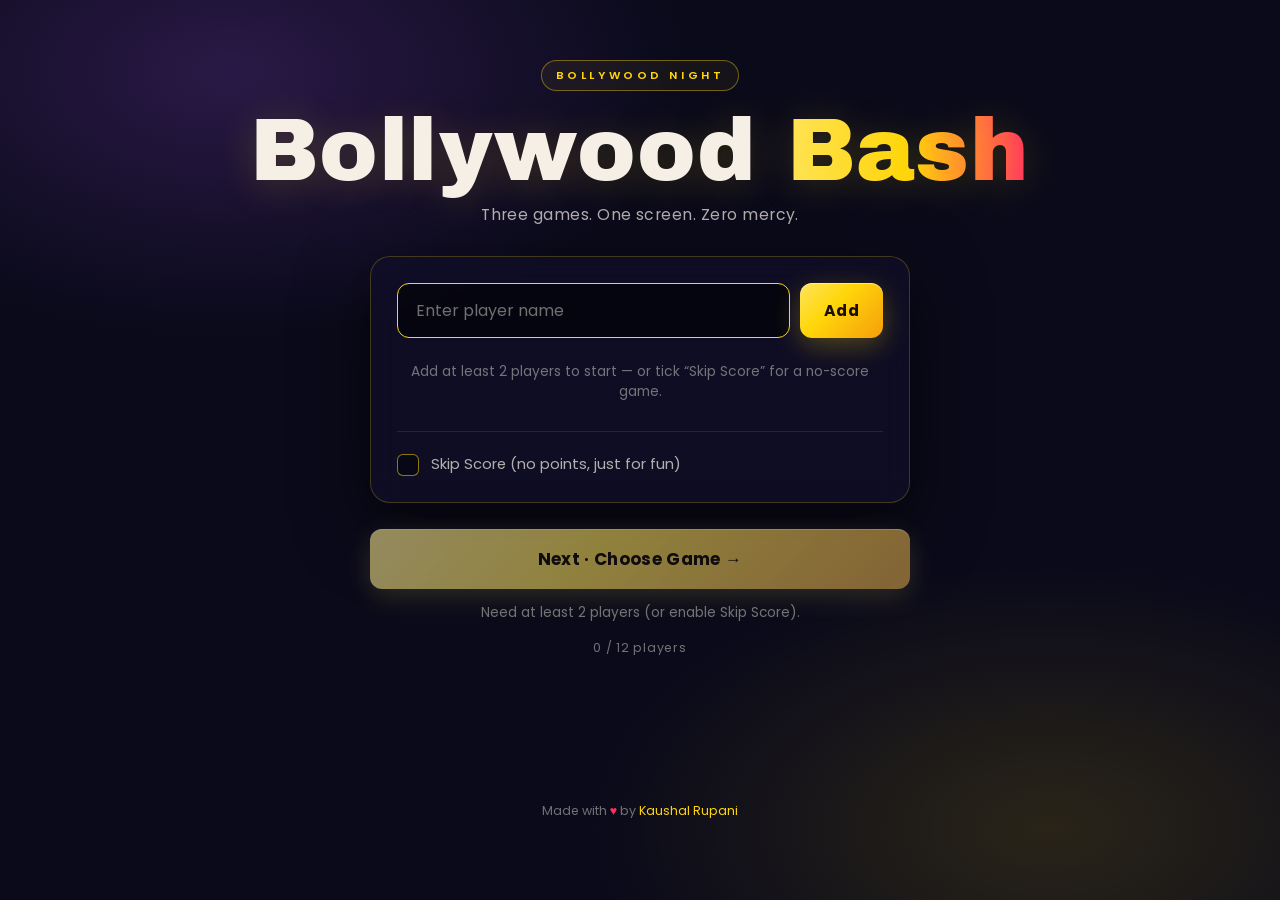
<file: index.html>
<!DOCTYPE html>
<html lang="en">

<head>
    <meta charset="UTF-8" />
    <meta name="viewport" content="width=device-width, initial-scale=1.0, viewport-fit=cover" />
    <meta name="theme-color" content="#0a0a1a" />
    <title>🎬 Bollywood Bash 🎬</title>
    <link rel="preconnect" href="https://fonts.googleapis.com" />
    <link rel="preconnect" href="https://fonts.gstatic.com" crossorigin />
    <link
        href="https://fonts.googleapis.com/css2?family=Archivo+Black&family=Rozha+One&family=Poppins:wght@400;500;600;700;800&display=swap"
        rel="stylesheet" />
    <link rel="stylesheet" href="styles/base.css" />
    <link rel="stylesheet" href="styles/app.css" />
</head>

<body>
    <div id="app"></div>
    <canvas id="confetti-canvas"></canvas>

    <script src="data/bollyflip.js"></script>
    <script src="data/bollytwist.js"></script>
    <script src="data/bollyjumble.js"></script>
    <script src="data/sample.js"></script>
    <script src="scripts/games.js"></script>
    <script src="scripts/app.js"></script>
</body>

</html>
</file>
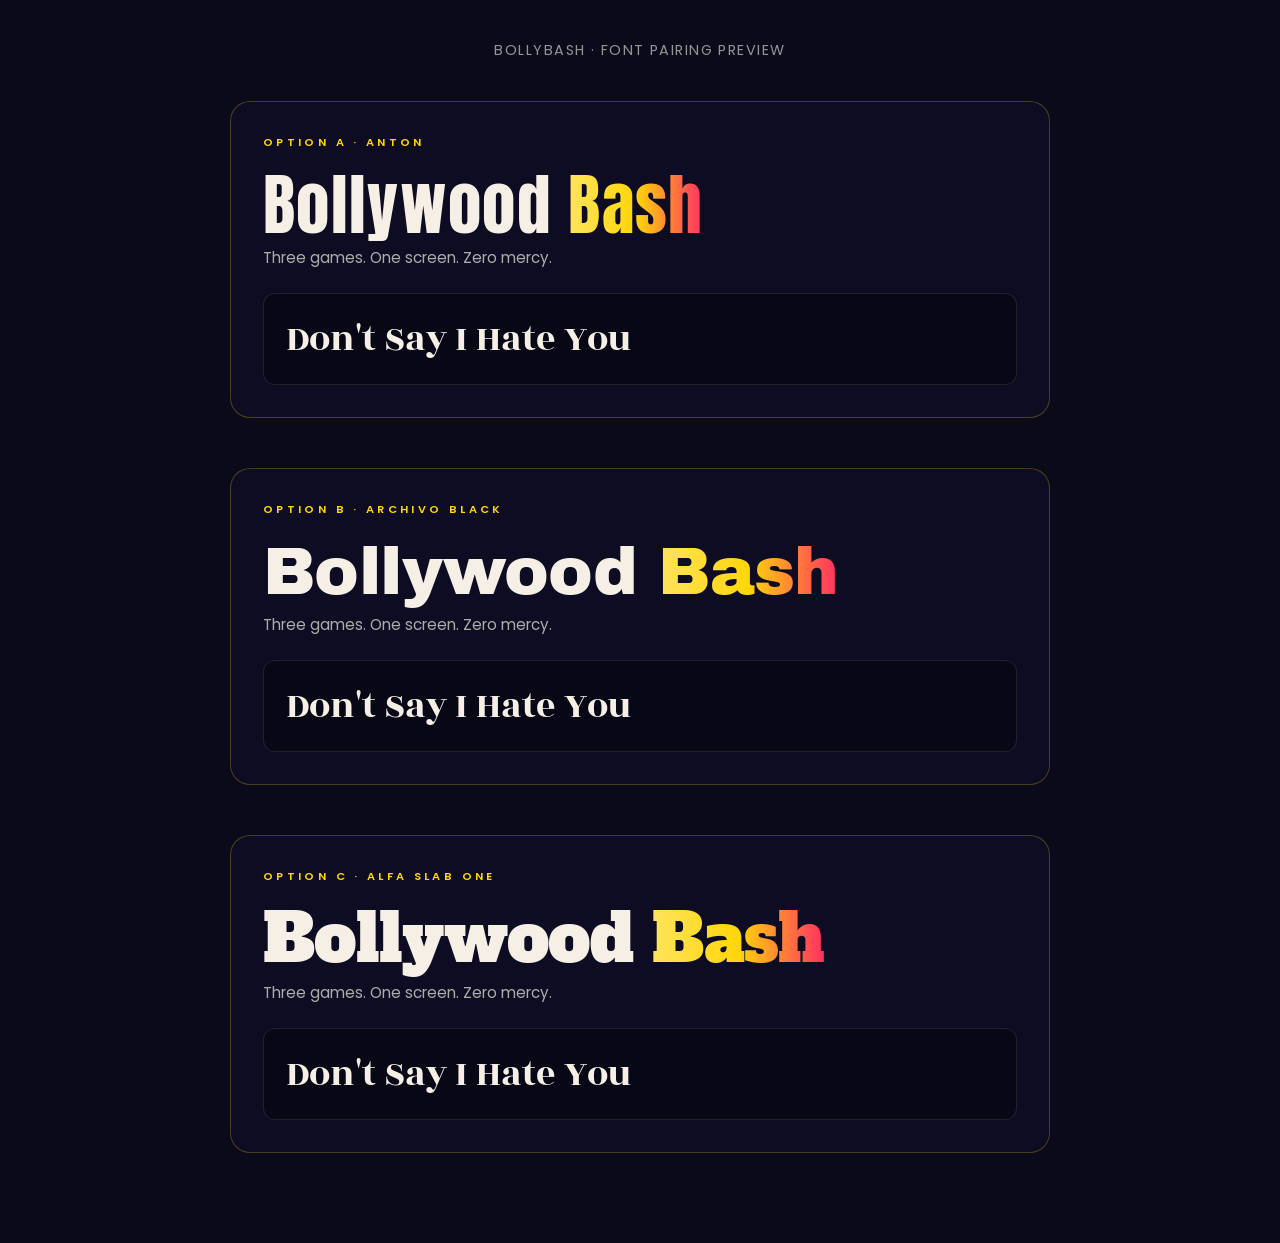
<file: fonts.html>
<!DOCTYPE html>
<html lang="en">
<head>
  <meta charset="UTF-8" />
  <meta name="viewport" content="width=device-width, initial-scale=1.0" />
  <title>Font Pairing — BollyBash</title>
  <link rel="preconnect" href="https://fonts.googleapis.com" />
  <link rel="preconnect" href="https://fonts.gstatic.com" crossorigin />
  <link href="https://fonts.googleapis.com/css2?family=Anton&family=Archivo+Black&family=Alfa+Slab+One&family=Rozha+One&family=Poppins:wght@400;600;700&display=swap" rel="stylesheet" />
  <style>
    * { box-sizing: border-box; margin: 0; padding: 0; }
    body {
      background: #0a0a1a;
      color: #f5efe6;
      font-family: 'Poppins', sans-serif;
      padding: 40px 20px;
    }

    .intro {
      text-align: center;
      margin-bottom: 40px;
      color: rgba(245,239,230,0.6);
      font-size: 0.9rem;
      letter-spacing: 0.1em;
      text-transform: uppercase;
    }

    .option {
      max-width: 820px;
      margin: 0 auto 50px;
      background: rgba(18,16,42,0.55);
      border: 1px solid rgba(255,214,10,0.25);
      border-radius: 20px;
      padding: 32px;
    }

    .option-label {
      font-size: 0.7rem;
      letter-spacing: 0.3em;
      text-transform: uppercase;
      color: #ffd60a;
      margin-bottom: 20px;
      font-weight: 600;
    }

    .display {
      font-size: clamp(2.6rem, 7vw, 4.2rem);
      line-height: 1;
      color: #f5efe6;
      letter-spacing: 0.02em;
      margin-bottom: 8px;
    }

    .display .accent {
      background: linear-gradient(90deg, #ffe45c, #ffd60a, #ff2e63);
      -webkit-background-clip: text;
      background-clip: text;
      color: transparent;
    }

    .body-sample {
      font-family: 'Poppins', sans-serif;
      font-size: 0.95rem;
      color: rgba(245,239,230,0.7);
      margin-bottom: 24px;
      font-weight: 400;
    }

    .clue-sample {
      font-family: 'Rozha One', serif;
      font-size: clamp(1.6rem, 4vw, 2.4rem);
      color: #f5efe6;
      padding: 18px 22px;
      background: rgba(0,0,0,0.35);
      border-radius: 12px;
      border: 1px solid rgba(245,239,230,0.1);
    }

    /* --- A --- */
    .display-a { font-family: 'Anton', sans-serif; font-weight: 400; }

    /* --- B --- */
    .display-b { font-family: 'Archivo Black', sans-serif; font-weight: 400; letter-spacing: -0.01em; }

    /* --- C --- */
    .display-c { font-family: 'Alfa Slab One', serif; font-weight: 400; letter-spacing: -0.01em; }
  </style>
</head>
<body>

  <p class="intro">BollyBash · Font Pairing Preview</p>

  <!-- A · Anton -->
  <div class="option">
    <div class="option-label">Option A · Anton</div>
    <div class="display display-a">Bollywood <span class="accent">Bash</span></div>
    <div class="body-sample">Three games. One screen. Zero mercy.</div>
    <div class="clue-sample">Don't Say I Hate You</div>
  </div>

  <!-- B · Archivo Black -->
  <div class="option">
    <div class="option-label">Option B · Archivo Black</div>
    <div class="display display-b">Bollywood <span class="accent">Bash</span></div>
    <div class="body-sample">Three games. One screen. Zero mercy.</div>
    <div class="clue-sample">Don't Say I Hate You</div>
  </div>

  <!-- C · Alfa Slab One -->
  <div class="option">
    <div class="option-label">Option C · Alfa Slab One</div>
    <div class="display display-c">Bollywood <span class="accent">Bash</span></div>
    <div class="body-sample">Three games. One screen. Zero mercy.</div>
    <div class="clue-sample">Don't Say I Hate You</div>
  </div>

</body>
</html>
</file>
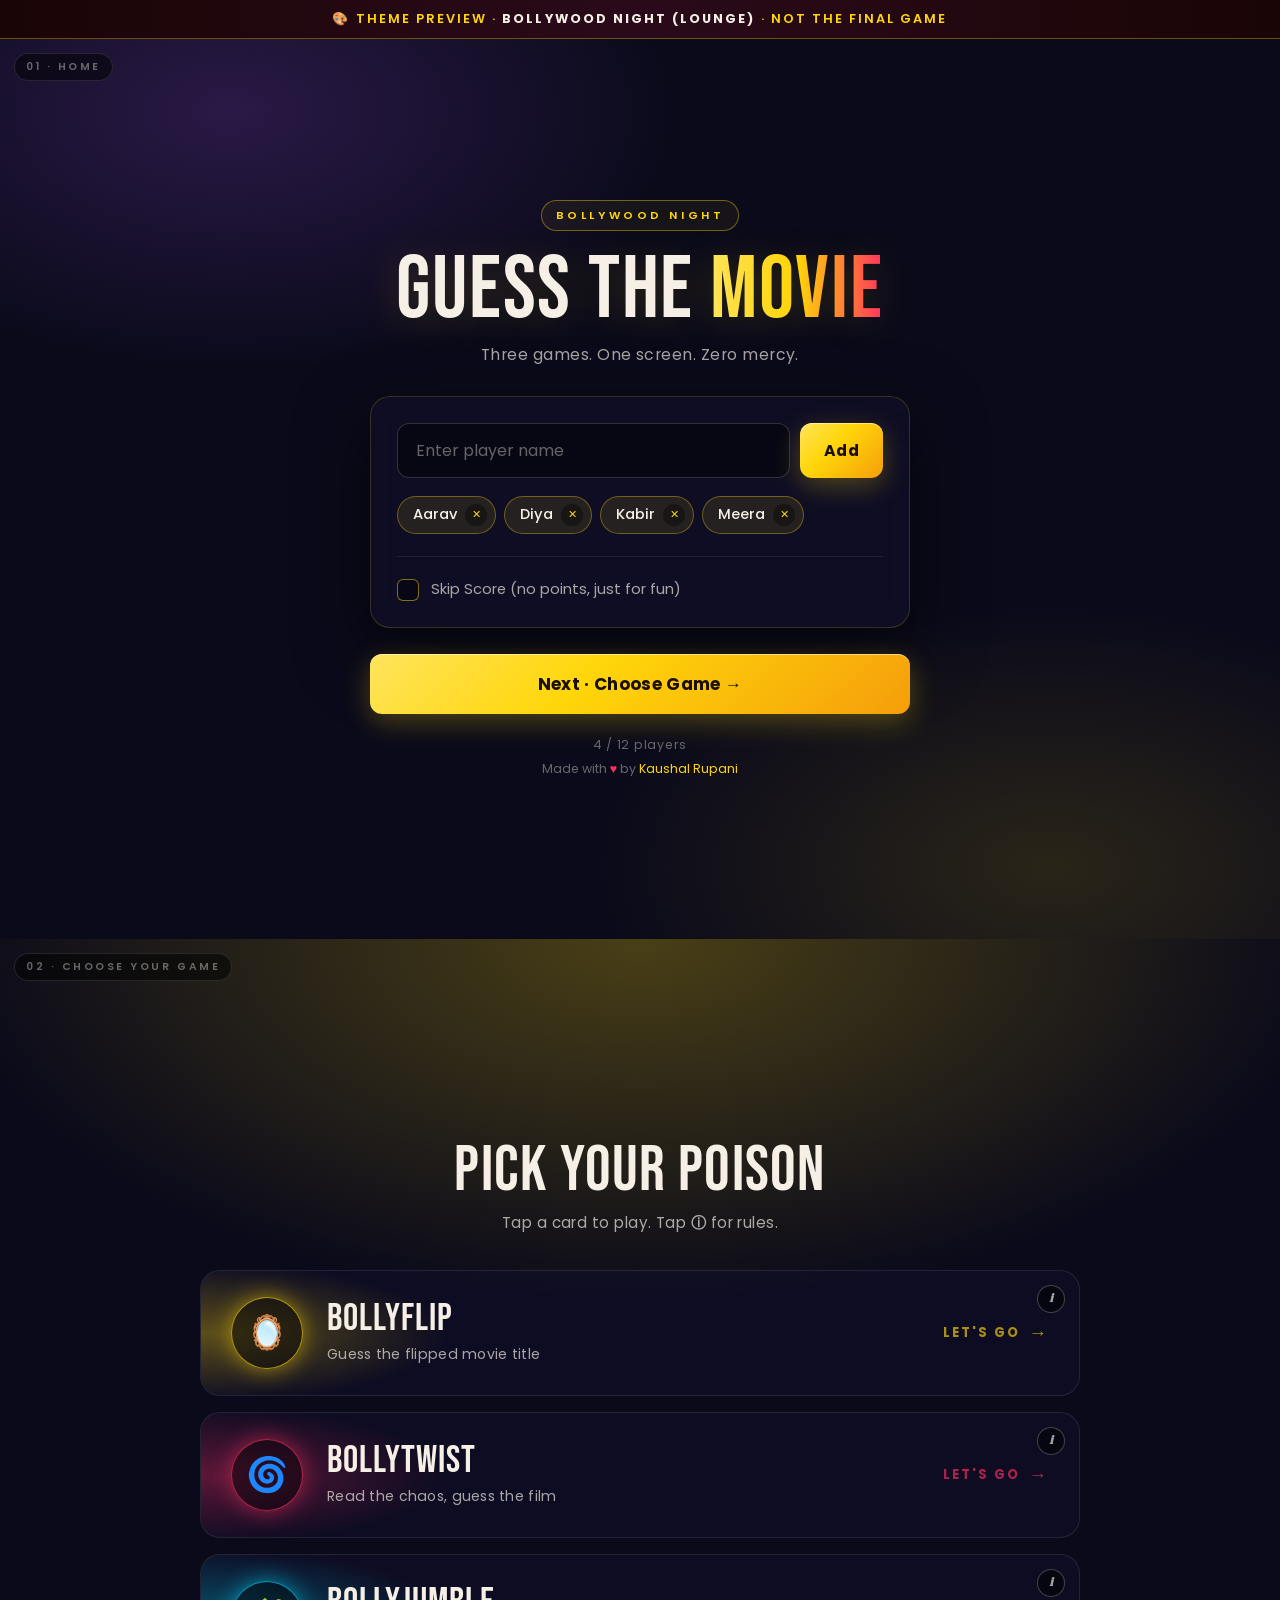
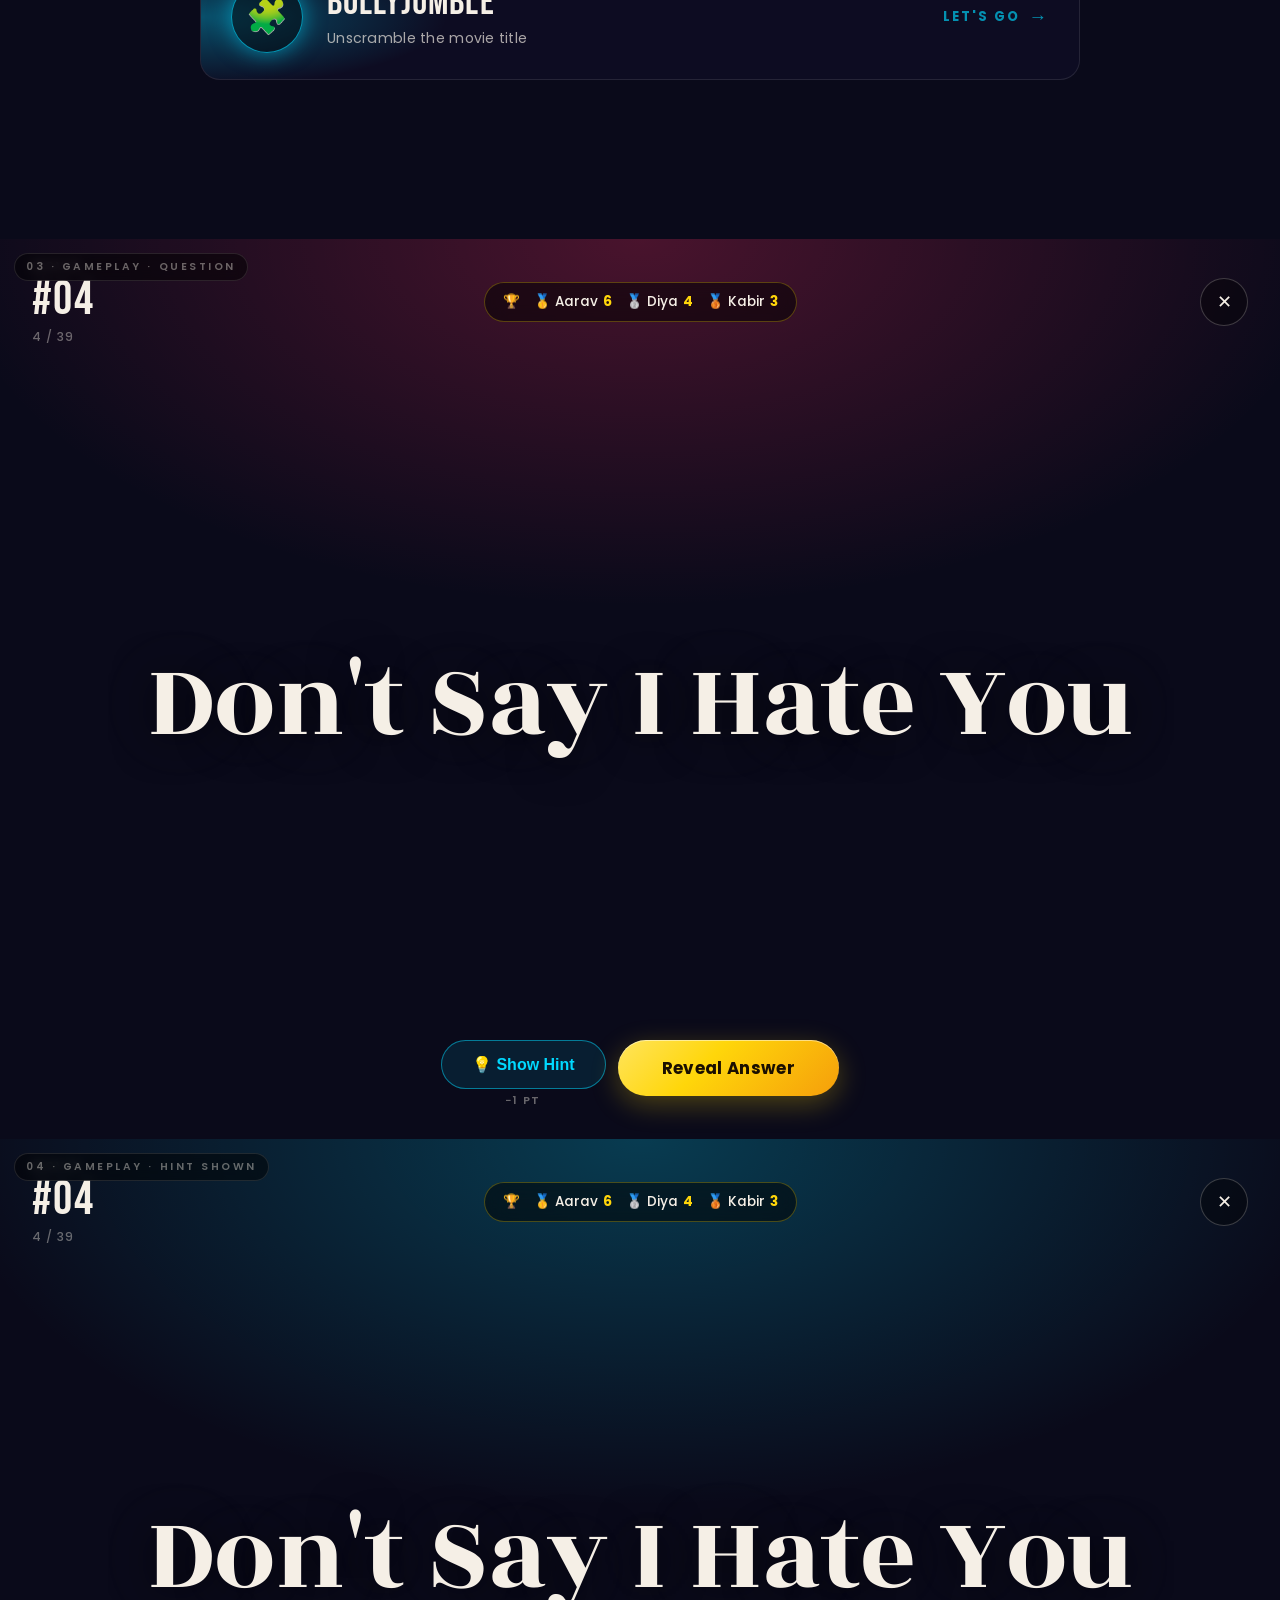
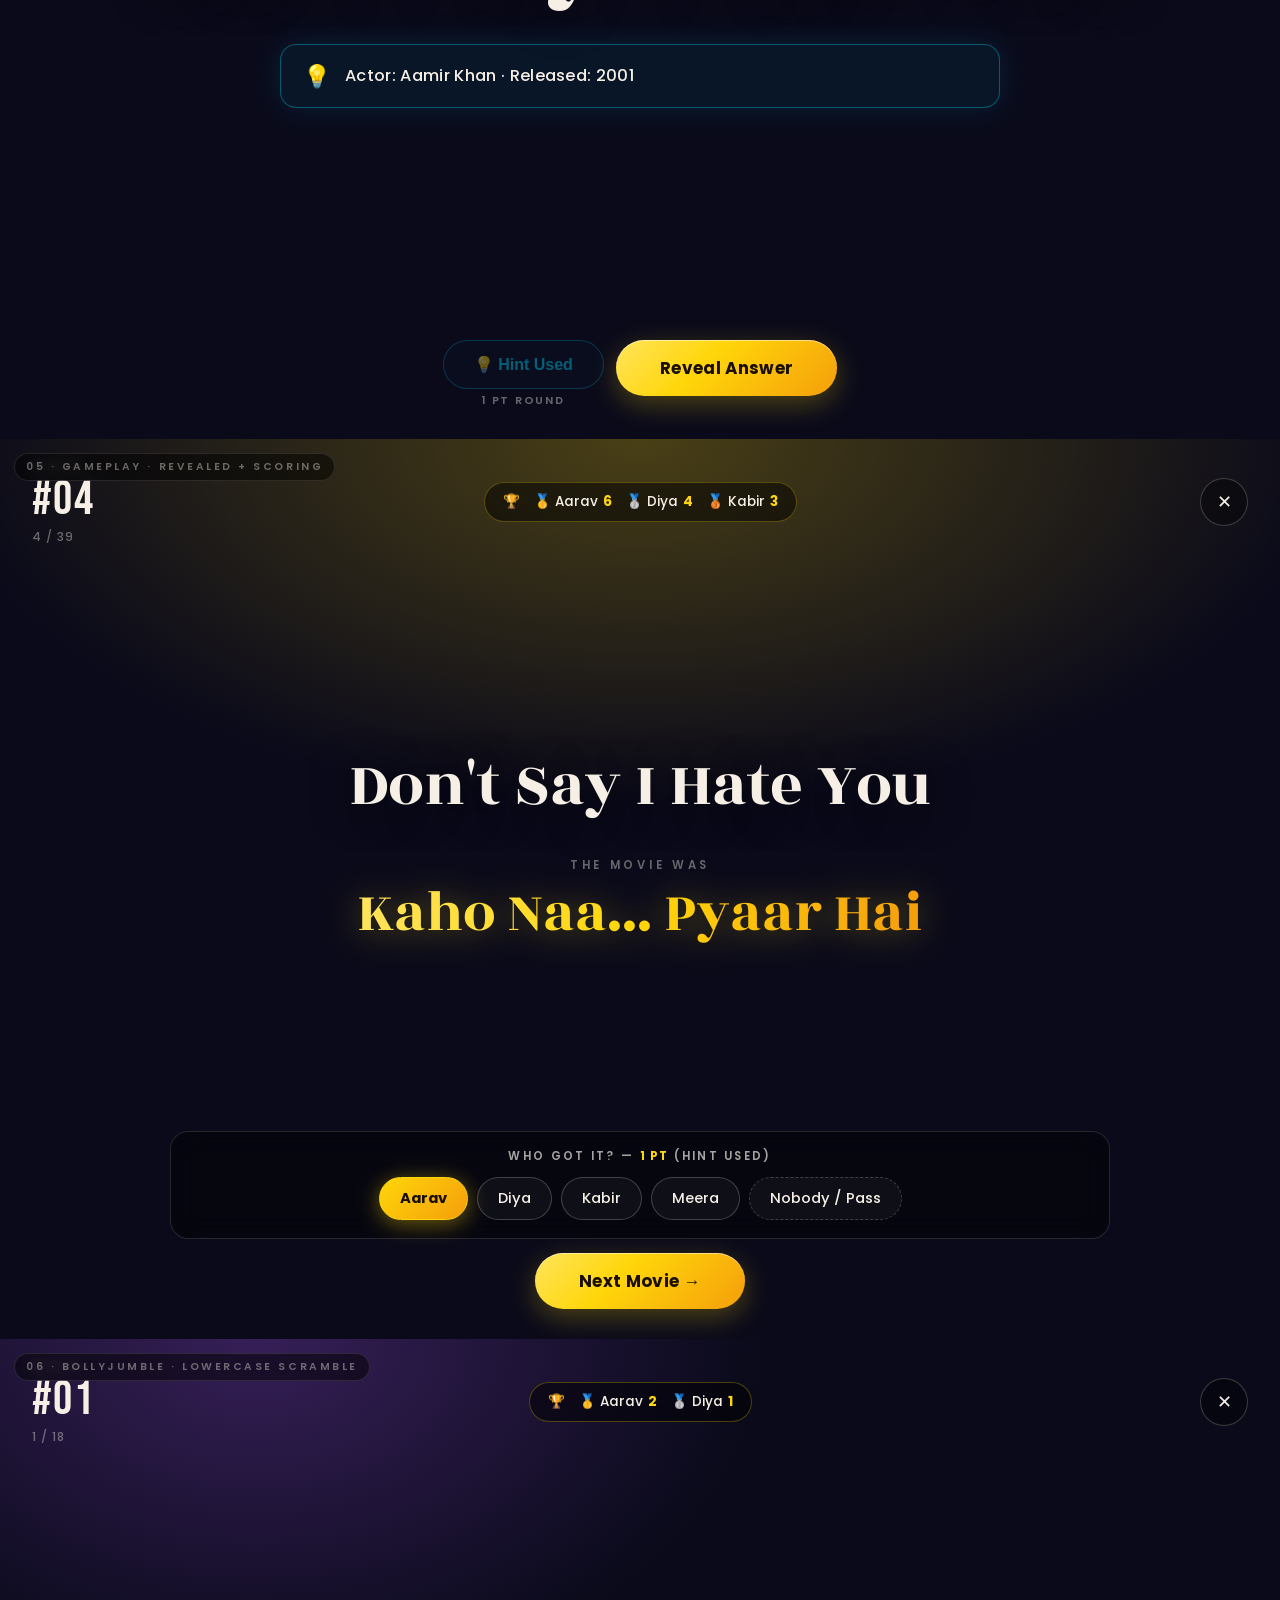
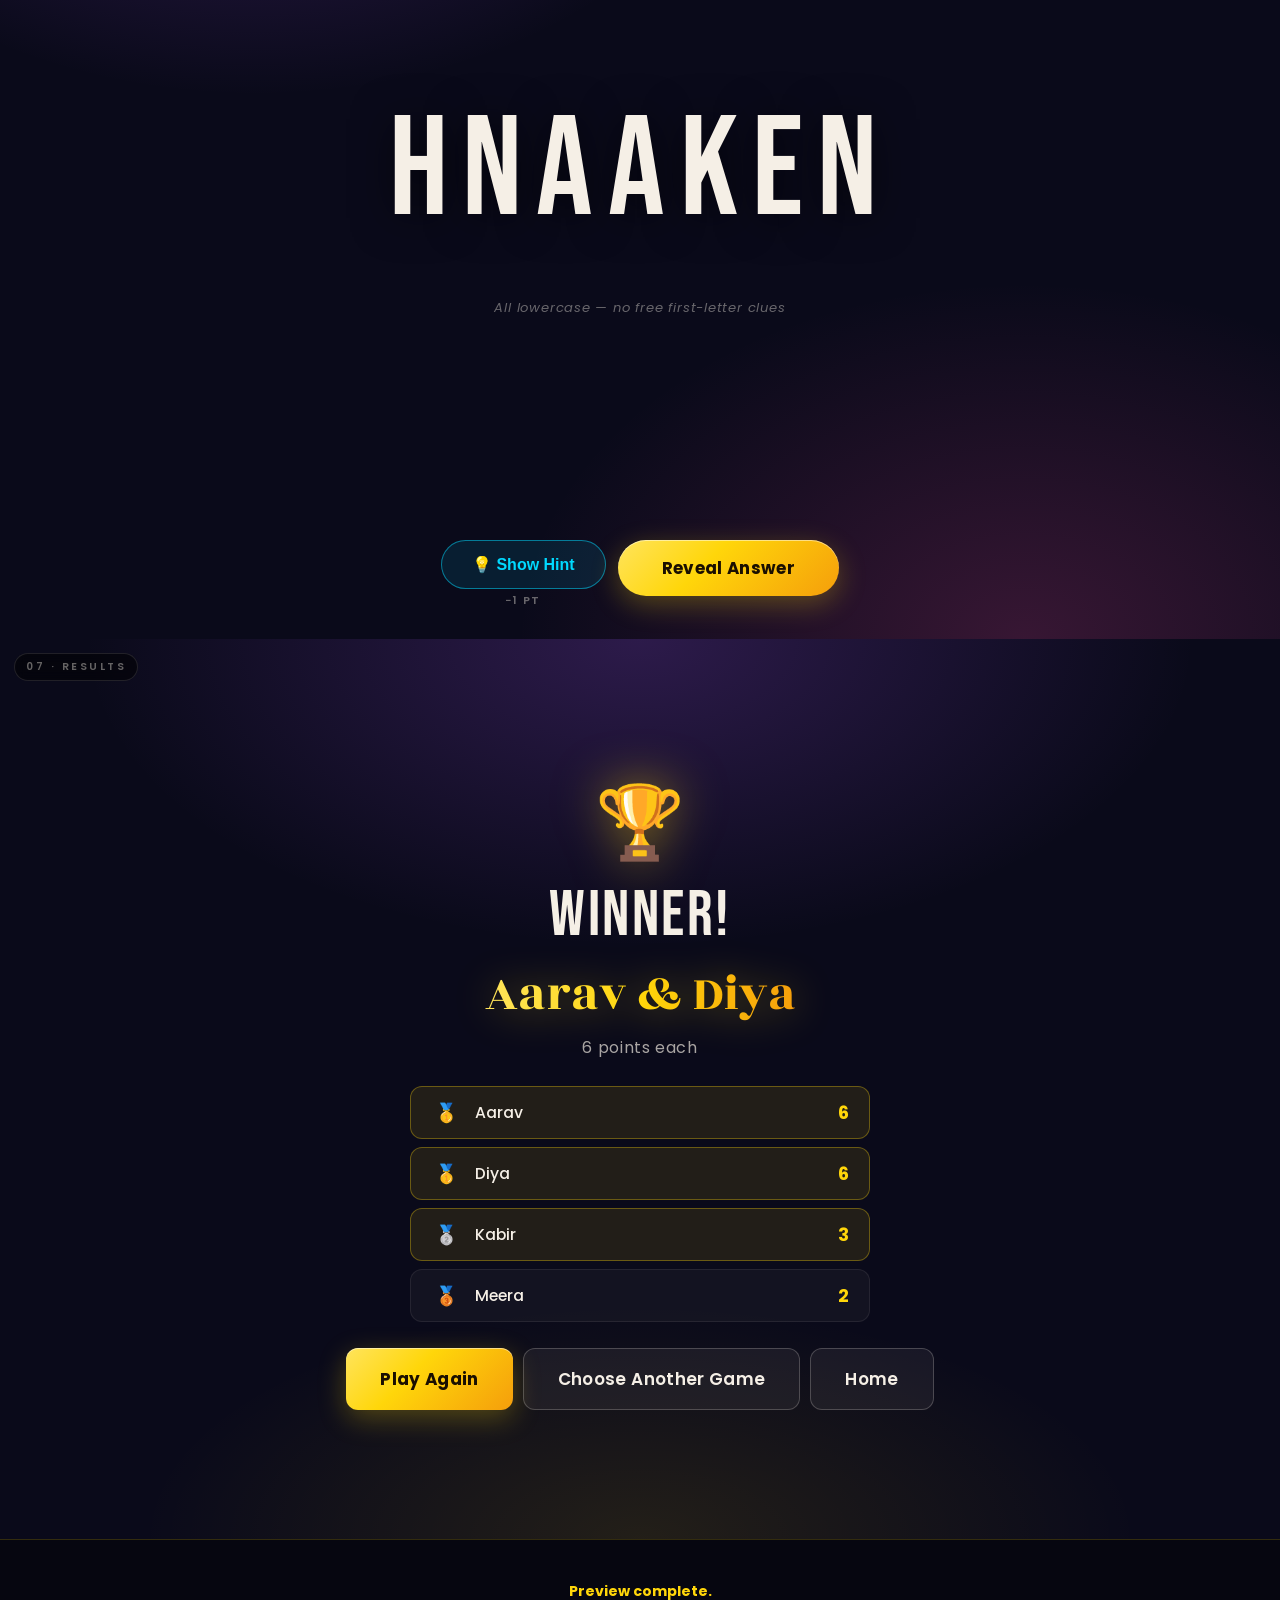
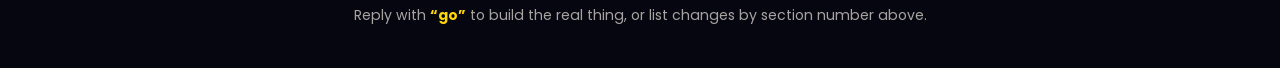
<file: preview.html>
<!DOCTYPE html>
<html lang="en">
<head>
  <meta charset="UTF-8" />
  <meta name="viewport" content="width=device-width, initial-scale=1.0" />
  <title>Bollywood Night — Theme Preview</title>
  <link rel="preconnect" href="https://fonts.googleapis.com" />
  <link rel="preconnect" href="https://fonts.gstatic.com" crossorigin />
  <link href="https://fonts.googleapis.com/css2?family=Bebas+Neue&family=Rozha+One&family=Poppins:wght@400;500;600;700;800&display=swap" rel="stylesheet" />
  <style>
    /* ============================================================
       BOLLYWOOD NIGHT (LOUNGE) — THEME PREVIEW
       ============================================================ */
    :root {
      --bg: #0a0a1a;
      --bg-2: #12102a;
      --cream: #f5efe6;
      --cream-dim: rgba(245, 239, 230, 0.68);
      --cream-faint: rgba(245, 239, 230, 0.40);
      --gold: #ffd60a;
      --gold-soft: rgba(255, 214, 10, 0.55);
      --pink: #ff2e63;
      --cyan: #00d9ff;
      --purple: #a855f7;
      --font-display: 'Bebas Neue', 'Anton', Impact, sans-serif;
      --font-bolly: 'Rozha One', Georgia, serif;
      --font-body: 'Poppins', -apple-system, BlinkMacSystemFont, sans-serif;
    }

    * { box-sizing: border-box; margin: 0; padding: 0; }

    html, body {
      background: var(--bg);
      color: var(--cream);
      font-family: var(--font-body);
      -webkit-font-smoothing: antialiased;
      scroll-behavior: smooth;
    }

    /* ---------- Preview banner ---------- */
    .preview-banner {
      position: sticky;
      top: 0;
      z-index: 1000;
      background: linear-gradient(90deg, #1a0505, #2a0a1a, #1a0505);
      border-bottom: 1px solid rgba(255, 214, 10, 0.35);
      color: var(--gold);
      font-size: 0.8rem;
      letter-spacing: 0.16em;
      text-transform: uppercase;
      padding: 10px 20px;
      text-align: center;
      font-weight: 600;
      backdrop-filter: blur(6px);
    }
    .preview-banner b { color: var(--cream); }

    /* ---------- Screen base ---------- */
    .screen {
      position: relative;
      min-height: 100vh;
      display: flex;
      flex-direction: column;
      overflow: hidden;
    }

    .screen-label {
      position: absolute;
      top: 14px;
      left: 14px;
      z-index: 10;
      font-family: var(--font-body);
      font-size: 0.66rem;
      letter-spacing: 0.24em;
      text-transform: uppercase;
      color: var(--cream-faint);
      background: rgba(0, 0, 0, 0.5);
      border: 1px solid rgba(245, 239, 230, 0.12);
      padding: 5px 11px;
      border-radius: 999px;
      font-weight: 600;
      backdrop-filter: blur(6px);
    }

    /* ---------- 6 backgrounds ---------- */
    .bg-0 {
      background:
        radial-gradient(ellipse 80% 60% at 50% 0%, rgba(255, 214, 10, 0.26), transparent 68%),
        #0a0a1a;
    }
    .bg-1 {
      background:
        radial-gradient(ellipse 80% 60% at 50% 0%, rgba(255, 46, 99, 0.26), transparent 68%),
        #0a0a1a;
    }
    .bg-2 {
      background:
        radial-gradient(ellipse 80% 60% at 50% 0%, rgba(0, 217, 255, 0.24), transparent 68%),
        #0a0a1a;
    }
    .bg-3 {
      background:
        radial-gradient(ellipse 60% 60% at 20% 0%, rgba(168, 85, 247, 0.28), transparent 66%),
        radial-gradient(ellipse 60% 60% at 80% 100%, rgba(236, 72, 153, 0.20), transparent 66%),
        #0a0a1a;
    }
    .bg-4 {
      background:
        radial-gradient(ellipse 70% 60% at 30% 0%, rgba(255, 214, 10, 0.22), transparent 66%),
        radial-gradient(ellipse 70% 60% at 70% 100%, rgba(255, 46, 99, 0.22), transparent 66%),
        #0a0a1a;
    }
    .bg-5 {
      background:
        radial-gradient(ellipse 70% 60% at 30% 0%, rgba(20, 184, 166, 0.22), transparent 66%),
        radial-gradient(ellipse 70% 60% at 70% 100%, rgba(0, 217, 255, 0.20), transparent 66%),
        #0a0a1a;
    }

    /* ============================================================
       BUTTONS
       ============================================================ */
    .btn {
      font-family: var(--font-body);
      font-weight: 600;
      border: none;
      border-radius: 12px;
      padding: 13px 24px;
      font-size: 0.98rem;
      cursor: pointer;
      transition: transform 0.15s, box-shadow 0.2s, background 0.2s;
      letter-spacing: 0.02em;
    }
    .btn:active { transform: scale(0.97); }

    .btn-primary {
      background: linear-gradient(135deg, #ffe45c, #ffd60a 40%, #f59e0b);
      color: #1a0f00;
      box-shadow: 0 8px 28px rgba(255, 214, 10, 0.28), inset 0 1px 0 rgba(255, 255, 255, 0.5);
      font-weight: 700;
    }
    .btn-primary:hover {
      box-shadow: 0 12px 36px rgba(255, 214, 10, 0.45), inset 0 1px 0 rgba(255, 255, 255, 0.5);
      transform: translateY(-1px);
    }

    .btn-ghost {
      background: rgba(245, 239, 230, 0.06);
      border: 1.5px solid rgba(245, 239, 230, 0.22);
      color: var(--cream);
    }
    .btn-ghost:hover {
      background: rgba(245, 239, 230, 0.12);
      border-color: rgba(245, 239, 230, 0.4);
    }

    .btn-large { padding: 17px 34px; font-size: 1.06rem; }

    /* ============================================================
       01 · HOME
       ============================================================ */
    .home-screen {
      background:
        radial-gradient(ellipse 55% 45% at 18% 8%, rgba(168, 85, 247, 0.20), transparent 65%),
        radial-gradient(ellipse 55% 45% at 82% 92%, rgba(255, 214, 10, 0.13), transparent 65%),
        radial-gradient(ellipse 80% 40% at 50% 50%, rgba(10, 10, 26, 0.9), transparent 80%),
        #0a0a1a;
      align-items: center;
      justify-content: center;
      padding: 60px 24px;
      gap: 0;
    }

    .home-header { text-align: center; margin-bottom: 30px; z-index: 1; }

    .home-eyebrow {
      display: inline-block;
      font-size: 0.7rem;
      letter-spacing: 0.32em;
      text-transform: uppercase;
      color: var(--gold);
      font-weight: 600;
      padding: 6px 14px;
      border: 1px solid rgba(255, 214, 10, 0.4);
      border-radius: 999px;
      margin-bottom: 18px;
      background: rgba(255, 214, 10, 0.05);
    }

    .title-xl {
      font-family: var(--font-display);
      font-weight: 400;
      font-size: clamp(3rem, 8vw, 5.5rem);
      line-height: 0.95;
      letter-spacing: 0.02em;
      color: var(--cream);
      text-shadow: 0 4px 40px rgba(255, 214, 10, 0.18);
    }
    .title-xl .accent {
      background: linear-gradient(90deg, #ffe45c, #ffd60a, #ff2e63);
      -webkit-background-clip: text;
      background-clip: text;
      color: transparent;
      display: inline-block;
    }

    .home-subtitle {
      color: var(--cream-dim);
      margin-top: 10px;
      font-size: 0.98rem;
      letter-spacing: 0.03em;
      font-weight: 400;
    }

    .card-glass {
      width: 100%;
      max-width: 540px;
      background: rgba(18, 16, 42, 0.6);
      border: 1px solid rgba(255, 214, 10, 0.18);
      border-radius: 20px;
      padding: 26px;
      backdrop-filter: blur(14px);
      -webkit-backdrop-filter: blur(14px);
      box-shadow: 0 24px 70px rgba(0, 0, 0, 0.55);
      z-index: 1;
    }

    .input-row { display: flex; gap: 10px; }

    .name-input {
      flex: 1;
      background: rgba(0, 0, 0, 0.42);
      border: 1.5px solid rgba(245, 239, 230, 0.18);
      border-radius: 12px;
      padding: 14px 18px;
      color: var(--cream);
      font-family: var(--font-body);
      font-size: 1rem;
      outline: none;
      transition: border-color 0.2s, background 0.2s;
    }
    .name-input::placeholder { color: var(--cream-faint); }
    .name-input:focus { border-color: var(--gold); background: rgba(0, 0, 0, 0.55); }

    .chip-list {
      display: flex;
      flex-wrap: wrap;
      gap: 8px;
      margin-top: 18px;
    }

    .chip {
      display: inline-flex;
      align-items: center;
      gap: 8px;
      background: rgba(255, 214, 10, 0.10);
      border: 1px solid rgba(255, 214, 10, 0.35);
      border-radius: 999px;
      padding: 7px 8px 7px 15px;
      font-size: 0.92rem;
      font-weight: 500;
      color: var(--cream);
    }
    .chip-x {
      background: rgba(0, 0, 0, 0.35);
      border: none;
      color: var(--gold);
      width: 22px;
      height: 22px;
      border-radius: 50%;
      cursor: pointer;
      font-size: 0.68rem;
      display: flex;
      align-items: center;
      justify-content: center;
    }
    .chip-x:hover { background: rgba(255, 46, 99, 0.6); color: #fff; }

    .empty-hint {
      color: var(--cream-faint);
      font-size: 0.86rem;
      line-height: 1.5;
      text-align: center;
      padding: 6px 0;
    }

    .checkbox-row {
      display: flex;
      align-items: center;
      gap: 12px;
      margin-top: 22px;
      padding-top: 22px;
      border-top: 1px solid rgba(245, 239, 230, 0.08);
      cursor: pointer;
      font-size: 0.92rem;
      color: var(--cream-dim);
      user-select: none;
    }
    .checkbox-row input { position: absolute; opacity: 0; width: 0; height: 0; }
    .checkbox-custom {
      width: 22px;
      height: 22px;
      border-radius: 6px;
      border: 1.5px solid rgba(255, 214, 10, 0.5);
      background: rgba(0, 0, 0, 0.35);
      flex-shrink: 0;
      position: relative;
      transition: all 0.2s;
    }
    .checkbox-row input:checked + .checkbox-custom {
      background: linear-gradient(135deg, #ffd60a, #f59e0b);
      border-color: var(--gold);
    }
    .checkbox-row input:checked + .checkbox-custom::after {
      content: '✓';
      position: absolute;
      inset: 0;
      display: flex;
      align-items: center;
      justify-content: center;
      color: #1a0f00;
      font-weight: 900;
      font-size: 0.82rem;
    }

    .home-actions {
      width: 100%;
      max-width: 540px;
      margin-top: 26px;
      z-index: 1;
      display: flex;
      flex-direction: column;
      gap: 10px;
    }
    .home-actions .btn { width: 100%; }

    .home-footer {
      margin-top: 22px;
      color: var(--cream-faint);
      font-size: 0.78rem;
      letter-spacing: 0.06em;
      z-index: 1;
    }
    .home-author {
      margin-top: 6px;
      color: var(--cream-faint);
      font-size: 0.78rem;
      z-index: 1;
    }
    .home-author a { color: var(--gold); text-decoration: none; }
    .home-author a:hover { text-decoration: underline; }

    /* ============================================================
       02 · GAME SELECTION
       ============================================================ */
    .selection-screen {
      padding: 80px 32px 40px;
      align-items: center;
      justify-content: center;
      gap: 36px;
    }

    .selection-header { text-align: center; }
    .selection-title {
      font-family: var(--font-display);
      font-size: clamp(2.5rem, 6vw, 4rem);
      line-height: 1;
      letter-spacing: 0.02em;
      color: var(--cream);
      font-weight: 400;
    }
    .selection-subtitle {
      color: var(--cream-dim);
      font-size: 0.95rem;
      margin-top: 8px;
      letter-spacing: 0.03em;
    }

    .games-grid {
      width: 100%;
      max-width: 880px;
      display: flex;
      flex-direction: column;
      gap: 16px;
    }

    .game-card {
      position: relative;
      display: flex;
      align-items: center;
      gap: 24px;
      padding: 26px 30px;
      background: rgba(18, 16, 42, 0.55);
      border: 1.5px solid rgba(245, 239, 230, 0.10);
      border-radius: 20px;
      cursor: pointer;
      transition: transform 0.22s cubic-bezier(0.2, 0.9, 0.3, 1.15),
                  border-color 0.25s,
                  box-shadow 0.28s,
                  background 0.25s;
      overflow: hidden;
      text-align: left;
    }
    .game-card::before {
      content: '';
      position: absolute;
      inset: 0;
      background: radial-gradient(ellipse 40% 80% at 0% 50%, var(--accent-glow, rgba(255, 214, 10, 0.15)), transparent 70%);
      opacity: 0.6;
      transition: opacity 0.25s;
      pointer-events: none;
    }
    .game-card:hover {
      transform: translateY(-3px);
      border-color: var(--accent, rgba(255, 214, 10, 0.5));
      box-shadow: 0 16px 42px rgba(0, 0, 0, 0.5), 0 0 0 1px var(--accent, rgba(255, 214, 10, 0.3));
      background: rgba(24, 20, 52, 0.7);
    }
    .game-card:hover::before { opacity: 1; }
    .game-card:hover .game-go { transform: translateX(4px); }
    .game-card:hover .game-icon { box-shadow: 0 0 32px var(--accent-glow, rgba(255, 214, 10, 0.6)); }

    .game-card.accent-gold {
      --accent: rgba(255, 214, 10, 0.65);
      --accent-glow: rgba(255, 214, 10, 0.55);
    }
    .game-card.accent-pink {
      --accent: rgba(255, 46, 99, 0.65);
      --accent-glow: rgba(255, 46, 99, 0.55);
    }
    .game-card.accent-cyan {
      --accent: rgba(0, 217, 255, 0.65);
      --accent-glow: rgba(0, 217, 255, 0.55);
    }

    .game-icon {
      width: 72px;
      height: 72px;
      border-radius: 50%;
      display: flex;
      align-items: center;
      justify-content: center;
      font-size: 2.1rem;
      flex-shrink: 0;
      background: rgba(0, 0, 0, 0.4);
      border: 1.5px solid var(--accent, rgba(255, 214, 10, 0.5));
      box-shadow: 0 0 22px var(--accent-glow, rgba(255, 214, 10, 0.4));
      transition: box-shadow 0.28s;
      z-index: 1;
    }

    .game-info { flex: 1; z-index: 1; min-width: 0; }
    .game-name {
      font-family: var(--font-display);
      font-size: clamp(1.8rem, 3.4vw, 2.4rem);
      letter-spacing: 0.03em;
      line-height: 1;
      color: var(--cream);
      font-weight: 400;
    }
    .game-tagline {
      color: var(--cream-dim);
      font-size: 0.88rem;
      margin-top: 6px;
      letter-spacing: 0.02em;
    }

    .game-go {
      display: flex;
      align-items: center;
      gap: 8px;
      color: var(--accent, var(--gold));
      font-size: 0.82rem;
      font-weight: 700;
      letter-spacing: 0.16em;
      text-transform: uppercase;
      z-index: 1;
      transition: transform 0.22s;
      flex-shrink: 0;
    }
    .game-go span { font-size: 1.15rem; }

    .game-info-btn {
      position: absolute;
      top: 14px;
      right: 14px;
      width: 28px;
      height: 28px;
      border-radius: 50%;
      background: rgba(0, 0, 0, 0.5);
      border: 1.5px solid rgba(245, 239, 230, 0.25);
      color: var(--cream-dim);
      font-size: 0.78rem;
      font-weight: 700;
      font-style: italic;
      font-family: var(--font-bolly);
      cursor: pointer;
      display: flex;
      align-items: center;
      justify-content: center;
      z-index: 2;
      transition: all 0.2s;
    }
    .game-info-btn:hover {
      background: var(--accent, rgba(255, 214, 10, 0.3));
      color: #1a0f00;
      border-color: var(--accent, var(--gold));
      transform: scale(1.08);
    }

    /* ============================================================
       03/04/05 · GAMEPLAY
       ============================================================ */
    .game-screen { user-select: none; }

    .game-topbar {
      display: grid;
      grid-template-columns: minmax(0, 1fr) auto minmax(0, 1fr);
      align-items: center;
      padding: 22px 32px;
      gap: 16px;
      z-index: 5;
    }

    .game-id-block {
      justify-self: start;
      display: flex;
      flex-direction: column;
      gap: 4px;
      line-height: 1;
    }
    .game-id-label {
      font-size: 0.66rem;
      letter-spacing: 0.26em;
      text-transform: uppercase;
      color: var(--cream-faint);
      font-weight: 600;
    }
    .game-id {
      font-family: var(--font-display);
      font-size: clamp(2.1rem, 4vw, 3rem);
      letter-spacing: 0.03em;
      color: var(--cream);
      line-height: 1;
    }
    .game-progress {
      font-size: 0.74rem;
      color: var(--cream-faint);
      letter-spacing: 0.08em;
      font-weight: 500;
      margin-top: 4px;
    }

    .mini-leaderboard {
      justify-self: center;
      display: inline-flex;
      align-items: center;
      gap: 14px;
      padding: 9px 18px;
      border-radius: 999px;
      background: rgba(0, 0, 0, 0.5);
      backdrop-filter: blur(10px);
      border: 1px solid rgba(255, 214, 10, 0.28);
      color: var(--cream);
      font-size: 0.85rem;
      font-weight: 500;
      cursor: pointer;
      white-space: nowrap;
      transition: all 0.2s;
    }
    .mini-leaderboard:hover {
      background: rgba(0, 0, 0, 0.7);
      border-color: var(--gold);
      transform: translateY(-1px);
    }
    .ml-entry { display: inline-flex; align-items: center; gap: 5px; }
    .ml-entry b { color: var(--gold); }

    .close-btn {
      justify-self: end;
      width: 48px;
      height: 48px;
      border-radius: 50%;
      border: 1.5px solid rgba(245, 239, 230, 0.22);
      background: rgba(0, 0, 0, 0.35);
      color: var(--cream);
      font-size: 1.15rem;
      cursor: pointer;
      display: flex;
      align-items: center;
      justify-content: center;
      transition: all 0.2s;
      flex-shrink: 0;
    }
    .close-btn:hover {
      background: rgba(255, 46, 99, 0.75);
      border-color: transparent;
      transform: scale(1.05);
    }

    .game-center {
      flex: 1;
      min-height: 0;
      display: flex;
      flex-direction: column;
      align-items: center;
      justify-content: center;
      padding: 20px 6vw;
      text-align: center;
      overflow: hidden;
      gap: 30px;
      z-index: 2;
    }

    .clue-text {
      font-family: var(--font-bolly);
      font-size: clamp(2.8rem, 8.5vw, 7rem);
      line-height: 1.08;
      color: var(--cream);
      text-shadow: 0 4px 40px rgba(0, 0, 0, 0.6), 0 0 100px rgba(245, 239, 230, 0.08);
      word-break: break-word;
      max-width: 100%;
    }

    /* Hint card */
    .hint-card {
      max-width: 720px;
      width: 100%;
      background: rgba(0, 217, 255, 0.06);
      border: 1px solid rgba(0, 217, 255, 0.35);
      border-radius: 16px;
      padding: 14px 22px;
      display: flex;
      align-items: center;
      gap: 14px;
      box-shadow: 0 0 32px rgba(0, 217, 255, 0.12);
      animation: hintSlide 0.35s cubic-bezier(0.2, 0.9, 0.3, 1.15);
    }
    @keyframes hintSlide {
      from { opacity: 0; transform: translateY(14px); }
      to   { opacity: 1; transform: translateY(0); }
    }
    .hint-icon { font-size: 1.4rem; flex-shrink: 0; }
    .hint-text {
      color: var(--cream);
      font-size: 1.02rem;
      text-align: left;
      font-weight: 500;
      letter-spacing: 0.02em;
      line-height: 1.4;
    }

    /* Revealed */
    .movie-reveal {
      display: flex;
      flex-direction: column;
      gap: 8px;
      animation: revealIn 0.55s ease;
      margin-top: 6px;
    }
    @keyframes revealIn {
      from { opacity: 0; transform: translateY(20px); }
      to   { opacity: 1; transform: translateY(0); }
    }
    .movie-reveal-label {
      font-size: 0.72rem;
      letter-spacing: 0.32em;
      text-transform: uppercase;
      color: var(--cream-faint);
      font-weight: 600;
    }
    .movie-reveal-title {
      font-family: var(--font-bolly);
      font-size: clamp(1.9rem, 5vw, 3.6rem);
      line-height: 1.1;
      background: linear-gradient(90deg, #ffe45c, #ffd60a, #f59e0b);
      -webkit-background-clip: text;
      background-clip: text;
      color: transparent;
      filter: drop-shadow(0 2px 18px rgba(255, 214, 10, 0.4));
    }

    .game-bottom {
      padding: 0 32px 30px;
      display: flex;
      flex-direction: column;
      align-items: center;
      gap: 14px;
      z-index: 5;
    }

    .game-actions {
      display: flex;
      gap: 12px;
      align-items: flex-start;
    }

    .btn-hint-wrap {
      display: flex;
      flex-direction: column;
      align-items: center;
      gap: 4px;
    }
    .btn-hint {
      background: rgba(0, 217, 255, 0.10);
      border: 1.5px solid rgba(0, 217, 255, 0.5);
      color: var(--cyan);
      font-weight: 600;
      padding: 14px 30px;
      border-radius: 999px;
      font-size: 1rem;
      cursor: pointer;
      transition: all 0.2s;
      display: inline-flex;
      align-items: center;
      gap: 8px;
    }
    .btn-hint:hover {
      background: rgba(0, 217, 255, 0.2);
      box-shadow: 0 0 28px rgba(0, 217, 255, 0.28);
      transform: translateY(-1px);
    }
    .btn-hint.disabled {
      opacity: 0.4;
      cursor: not-allowed;
      background: rgba(0, 217, 255, 0.04);
      box-shadow: none;
      transform: none;
    }
    .btn-hint.disabled:hover { box-shadow: none; transform: none; }
    .hint-cost {
      font-size: 0.68rem;
      letter-spacing: 0.16em;
      text-transform: uppercase;
      color: var(--cream-faint);
      font-weight: 600;
    }

    .btn-reveal, .btn-next {
      padding: 15px 44px;
      border-radius: 999px;
      font-size: 1.05rem;
    }

    /* ---------- Scoring panel ---------- */
    .scoring-panel {
      width: 100%;
      max-width: 940px;
      background: rgba(0, 0, 0, 0.4);
      backdrop-filter: blur(14px);
      border: 1px solid rgba(245, 239, 230, 0.14);
      border-radius: 18px;
      padding: 16px 22px 18px;
      animation: hintSlide 0.3s ease;
    }
    .scoring-label {
      font-size: 0.72rem;
      letter-spacing: 0.20em;
      text-transform: uppercase;
      color: var(--cream-dim);
      font-weight: 600;
      margin-bottom: 12px;
      text-align: center;
    }
    .scoring-label b {
      color: var(--gold);
      font-weight: 700;
      letter-spacing: 0.14em;
    }
    .radio-grid {
      display: flex;
      flex-wrap: wrap;
      gap: 9px;
      justify-content: center;
    }
    .radio-pill {
      display: inline-flex;
      align-items: center;
      padding: 10px 20px;
      border-radius: 999px;
      border: 1.5px solid rgba(245, 239, 230, 0.22);
      background: rgba(245, 239, 230, 0.04);
      cursor: pointer;
      font-size: 0.92rem;
      font-weight: 500;
      color: var(--cream);
      transition: all 0.16s;
      user-select: none;
    }
    .radio-pill:hover {
      background: rgba(245, 239, 230, 0.10);
      border-color: rgba(245, 239, 230, 0.4);
    }
    .radio-pill.selected {
      background: linear-gradient(135deg, #ffd60a, #f59e0b);
      border-color: var(--gold);
      color: #1a0f00;
      font-weight: 700;
      box-shadow: 0 4px 22px rgba(255, 214, 10, 0.42);
    }
    .radio-pill.nobody { border-style: dashed; }
    .radio-pill.nobody.selected {
      background: linear-gradient(135deg, #94a3b8, #475569);
      border-color: #94a3b8;
      color: #fff;
      box-shadow: 0 4px 22px rgba(71, 85, 105, 0.55);
    }

    /* ============================================================
       06 · BOLLYJUMBLE (lowercase demo)
       ============================================================ */
    .jumble-clue {
      font-family: var(--font-display);
      font-size: clamp(3.5rem, 11vw, 9rem);
      letter-spacing: 0.10em;
      color: var(--cream);
      text-shadow: 0 4px 40px rgba(0, 0, 0, 0.6);
      font-weight: 400;
      text-transform: lowercase;
      word-break: break-word;
    }
    .jumble-note {
      margin-top: 12px;
      font-size: 0.82rem;
      color: var(--cream-faint);
      letter-spacing: 0.06em;
      font-style: italic;
    }

    /* ============================================================
       07 · RESULTS
       ============================================================ */
    .results-screen {
      background:
        radial-gradient(ellipse 70% 55% at 50% 0%, rgba(168, 85, 247, 0.22), transparent 62%),
        radial-gradient(ellipse 60% 40% at 50% 100%, rgba(255, 214, 10, 0.10), transparent 65%),
        #0a0a1a;
      align-items: center;
      justify-content: center;
      padding: 60px 24px;
      gap: 26px;
    }

    .results-header { text-align: center; }
    .trophy {
      font-size: 4.5rem;
      filter: drop-shadow(0 0 24px rgba(255, 214, 10, 0.5));
    }
    .results-title {
      font-family: var(--font-display);
      font-size: clamp(2.4rem, 6vw, 4rem);
      line-height: 1;
      color: var(--cream);
      margin-top: 8px;
      letter-spacing: 0.04em;
      font-weight: 400;
    }
    .winner-name {
      font-family: var(--font-bolly);
      font-size: clamp(1.9rem, 5vw, 3.2rem);
      margin-top: 10px;
      background: linear-gradient(90deg, #ffe45c, #ffd60a, #f59e0b);
      -webkit-background-clip: text;
      background-clip: text;
      color: transparent;
      filter: drop-shadow(0 2px 20px rgba(255, 214, 10, 0.4));
    }
    .winner-score {
      color: var(--cream-dim);
      font-size: 1rem;
      margin-top: 4px;
      letter-spacing: 0.04em;
    }

    .final-ranking {
      width: 100%;
      max-width: 460px;
      display: flex;
      flex-direction: column;
      gap: 8px;
    }
    .rank-row {
      display: flex;
      align-items: center;
      gap: 14px;
      padding: 12px 20px;
      background: rgba(245, 239, 230, 0.04);
      border: 1px solid rgba(245, 239, 230, 0.08);
      border-radius: 12px;
      font-size: 0.98rem;
    }
    .rank-row.top {
      background: rgba(255, 214, 10, 0.10);
      border-color: rgba(255, 214, 10, 0.32);
    }
    .rank-medal { font-size: 1.15rem; width: 30px; text-align: center; flex-shrink: 0; }
    .rank-name { flex: 1; color: var(--cream); font-weight: 500; }
    .rank-score { font-weight: 700; color: var(--gold); font-size: 1.10rem; }

    .results-actions {
      display: flex;
      gap: 10px;
      flex-wrap: wrap;
      justify-content: center;
    }

    /* ============================================================
       PREVIEW FOOTER
       ============================================================ */
    .preview-footer {
      padding: 40px 24px;
      text-align: center;
      background: #060610;
      border-top: 1px solid rgba(255, 214, 10, 0.18);
      color: var(--cream-dim);
      font-size: 0.88rem;
      line-height: 1.7;
    }
    .preview-footer b { color: var(--gold); }

    /* ============================================================
       RESPONSIVE
       ============================================================ */
    @media (max-width: 700px) {
      .game-topbar { padding: 14px 16px; }
      .close-btn { width: 42px; height: 42px; }
      .mini-leaderboard { font-size: 0.72rem; padding: 7px 12px; gap: 10px; }
      .game-bottom { padding: 0 16px 22px; }
      .btn-reveal, .btn-next, .btn-hint { padding: 13px 26px; font-size: 0.95rem; }
      .game-card { padding: 20px 22px; gap: 16px; }
      .game-icon { width: 58px; height: 58px; font-size: 1.7rem; }
      .selection-screen { padding: 60px 20px 40px; }
      .game-card .game-go { display: none; }
      .radio-pill { padding: 8px 15px; font-size: 0.86rem; }
    }
  </style>
</head>
<body>

  <div class="preview-banner">
    🎨 Theme Preview · <b>Bollywood Night (Lounge)</b> · Not the final game
  </div>

  <!-- ============================================================
       01 · HOME
       ============================================================ -->
  <section class="screen home-screen">
    <span class="screen-label">01 · Home</span>

    <header class="home-header">
      <div class="home-eyebrow">Bollywood Night</div>
      <h1 class="title-xl">Guess the <span class="accent">Movie</span></h1>
      <p class="home-subtitle">Three games. One screen. Zero mercy.</p>
    </header>

    <section class="card-glass">
      <div class="input-row">
        <input class="name-input" type="text" placeholder="Enter player name" />
        <button class="btn btn-primary">Add</button>
      </div>
      <div class="chip-list">
        <span class="chip">Aarav <button class="chip-x">✕</button></span>
        <span class="chip">Diya <button class="chip-x">✕</button></span>
        <span class="chip">Kabir <button class="chip-x">✕</button></span>
        <span class="chip">Meera <button class="chip-x">✕</button></span>
      </div>
      <label class="checkbox-row">
        <input type="checkbox" />
        <span class="checkbox-custom"></span>
        <span>Skip Score (no points, just for fun)</span>
      </label>
    </section>

    <div class="home-actions">
      <button class="btn btn-primary btn-large">Next · Choose Game →</button>
    </div>

    <p class="home-footer">4 / 12 players</p>
    <p class="home-author">Made with <span style="color:#ff2e63;">♥</span> by <a href="#">Kaushal Rupani</a></p>
  </section>

  <!-- ============================================================
       02 · GAME SELECTION
       ============================================================ -->
  <section class="screen bg-0 selection-screen">
    <span class="screen-label">02 · Choose Your Game</span>

    <div class="selection-header">
      <h2 class="selection-title">Pick Your Poison</h2>
      <p class="selection-subtitle">Tap a card to play. Tap <b>ⓘ</b> for rules.</p>
    </div>

    <div class="games-grid">

      <div class="game-card accent-gold">
        <button class="game-info-btn" title="How to play">i</button>
        <div class="game-icon">🪞</div>
        <div class="game-info">
          <div class="game-name">Bollyflip</div>
          <div class="game-tagline">Guess the flipped movie title</div>
        </div>
        <div class="game-go">Let's Go <span>→</span></div>
      </div>

      <div class="game-card accent-pink">
        <button class="game-info-btn" title="How to play">i</button>
        <div class="game-icon">🌀</div>
        <div class="game-info">
          <div class="game-name">Bollytwist</div>
          <div class="game-tagline">Read the chaos, guess the film</div>
        </div>
        <div class="game-go">Let's Go <span>→</span></div>
      </div>

      <div class="game-card accent-cyan">
        <button class="game-info-btn" title="How to play">i</button>
        <div class="game-icon">🧩</div>
        <div class="game-info">
          <div class="game-name">Bollyjumble</div>
          <div class="game-tagline">Unscramble the movie title</div>
        </div>
        <div class="game-go">Let's Go <span>→</span></div>
      </div>

    </div>
  </section>

  <!-- ============================================================
       03 · GAMEPLAY — QUESTION
       ============================================================ -->
  <section class="screen bg-1 game-screen">
    <span class="screen-label">03 · Gameplay · Question</span>

    <div class="game-topbar">
      <div class="game-id-block">
        <span class="game-id-label">Movie</span>
        <span class="game-id">#04</span>
        <span class="game-progress">4 / 39</span>
      </div>
      <div class="mini-leaderboard">
        🏆
        <span class="ml-entry">🥇 Aarav <b>6</b></span>
        <span class="ml-entry">🥈 Diya <b>4</b></span>
        <span class="ml-entry">🥉 Kabir <b>3</b></span>
      </div>
      <button class="close-btn">✕</button>
    </div>

    <div class="game-center">
      <div class="clue-text">Don't Say I Hate You</div>
    </div>

    <div class="game-bottom">
      <div class="game-actions">
        <div class="btn-hint-wrap">
          <button class="btn-hint">💡 Show Hint</button>
          <span class="hint-cost">−1 pt</span>
        </div>
        <button class="btn btn-primary btn-reveal">Reveal Answer</button>
      </div>
    </div>
  </section>

  <!-- ============================================================
       04 · GAMEPLAY — HINT SHOWN
       ============================================================ -->
  <section class="screen bg-2 game-screen">
    <span class="screen-label">04 · Gameplay · Hint Shown</span>

    <div class="game-topbar">
      <div class="game-id-block">
        <span class="game-id-label">Movie</span>
        <span class="game-id">#04</span>
        <span class="game-progress">4 / 39</span>
      </div>
      <div class="mini-leaderboard">
        🏆
        <span class="ml-entry">🥇 Aarav <b>6</b></span>
        <span class="ml-entry">🥈 Diya <b>4</b></span>
        <span class="ml-entry">🥉 Kabir <b>3</b></span>
      </div>
      <button class="close-btn">✕</button>
    </div>

    <div class="game-center">
      <div class="clue-text">Don't Say I Hate You</div>
      <div class="hint-card">
        <span class="hint-icon">💡</span>
        <span class="hint-text">Actor: Aamir Khan · Released: 2001</span>
      </div>
    </div>

    <div class="game-bottom">
      <div class="game-actions">
        <div class="btn-hint-wrap">
          <button class="btn-hint disabled">💡 Hint Used</button>
          <span class="hint-cost">1 pt round</span>
        </div>
        <button class="btn btn-primary btn-reveal">Reveal Answer</button>
      </div>
    </div>
  </section>

  <!-- ============================================================
       05 · GAMEPLAY — REVEALED + SCORING
       ============================================================ -->
  <section class="screen bg-0 game-screen">
    <span class="screen-label">05 · Gameplay · Revealed + Scoring</span>

    <div class="game-topbar">
      <div class="game-id-block">
        <span class="game-id-label">Movie</span>
        <span class="game-id">#04</span>
        <span class="game-progress">4 / 39</span>
      </div>
      <div class="mini-leaderboard">
        🏆
        <span class="ml-entry">🥇 Aarav <b>6</b></span>
        <span class="ml-entry">🥈 Diya <b>4</b></span>
        <span class="ml-entry">🥉 Kabir <b>3</b></span>
      </div>
      <button class="close-btn">✕</button>
    </div>

    <div class="game-center">
      <div class="clue-text" style="font-size: clamp(2rem, 5.5vw, 4rem);">Don't Say I Hate You</div>
      <div class="movie-reveal">
        <span class="movie-reveal-label">The movie was</span>
        <span class="movie-reveal-title">Kaho Naa... Pyaar Hai</span>
      </div>
    </div>

    <div class="game-bottom">
      <div class="scoring-panel">
        <div class="scoring-label">Who got it? — <b>1 pt</b> (hint used)</div>
        <div class="radio-grid">
          <label class="radio-pill selected">Aarav</label>
          <label class="radio-pill">Diya</label>
          <label class="radio-pill">Kabir</label>
          <label class="radio-pill">Meera</label>
          <label class="radio-pill nobody">Nobody / Pass</label>
        </div>
      </div>
      <div class="game-actions">
        <button class="btn btn-primary btn-next">Next Movie →</button>
      </div>
    </div>
  </section>

  <!-- ============================================================
       06 · BOLLYJUMBLE — LOWERCASE DEMO
       ============================================================ -->
  <section class="screen bg-3 game-screen">
    <span class="screen-label">06 · Bollyjumble · Lowercase Scramble</span>

    <div class="game-topbar">
      <div class="game-id-block">
        <span class="game-id-label">Movie</span>
        <span class="game-id">#01</span>
        <span class="game-progress">1 / 18</span>
      </div>
      <div class="mini-leaderboard">
        🏆
        <span class="ml-entry">🥇 Aarav <b>2</b></span>
        <span class="ml-entry">🥈 Diya <b>1</b></span>
      </div>
      <button class="close-btn">✕</button>
    </div>

    <div class="game-center">
      <div class="jumble-clue">hnaaken</div>
      <div class="jumble-note">All lowercase — no free first-letter clues</div>
    </div>

    <div class="game-bottom">
      <div class="game-actions">
        <div class="btn-hint-wrap">
          <button class="btn-hint">💡 Show Hint</button>
          <span class="hint-cost">−1 pt</span>
        </div>
        <button class="btn btn-primary btn-reveal">Reveal Answer</button>
      </div>
    </div>
  </section>

  <!-- ============================================================
       07 · RESULTS
       ============================================================ -->
  <section class="screen results-screen">
    <span class="screen-label">07 · Results</span>

    <div class="results-header">
      <div class="trophy">🏆</div>
      <h1 class="results-title">Winner!</h1>
      <div class="winner-name">Aarav &amp; Diya</div>
      <div class="winner-score">6 points each</div>
    </div>

    <div class="final-ranking">
      <div class="rank-row top">
        <span class="rank-medal">🥇</span>
        <span class="rank-name">Aarav</span>
        <span class="rank-score">6</span>
      </div>
      <div class="rank-row top">
        <span class="rank-medal">🥇</span>
        <span class="rank-name">Diya</span>
        <span class="rank-score">6</span>
      </div>
      <div class="rank-row top">
        <span class="rank-medal">🥈</span>
        <span class="rank-name">Kabir</span>
        <span class="rank-score">3</span>
      </div>
      <div class="rank-row">
        <span class="rank-medal">🥉</span>
        <span class="rank-name">Meera</span>
        <span class="rank-score">2</span>
      </div>
    </div>

    <div class="results-actions">
      <button class="btn btn-primary btn-large">Play Again</button>
      <button class="btn btn-ghost btn-large">Choose Another Game</button>
      <button class="btn btn-ghost btn-large">Home</button>
    </div>
  </section>

  <!-- Footer -->
  <div class="preview-footer">
    <b>Preview complete.</b><br />
    Reply with <b>“go”</b> to build the real thing, or list changes by section number above.
  </div>

</body>
</html>
</file>
<file: styles/base.css>
/* ============================================================
   BollyBash — base.css
   Tokens · Reset · Gradients · Buttons · Inputs · Atoms
   ============================================================ */

:root {
    --bg: #0a0a1a;
    --bg-2: #12102a;
    --cream: #f5efe6;
    --cream-dim: rgba(245, 239, 230, 0.72);
    --cream-faint: rgba(245, 239, 230, 0.45);
    --gold: #ffd60a;
    --gold-soft: rgba(255, 214, 10, 0.55);
    --pink: #ff2e63;
    --cyan: #00d9ff;
    --purple: #a855f7;
    --font-display: 'Archivo Black', 'Arial Black', Impact, sans-serif;
    --font-bolly: 'Rozha One', Georgia, serif;
    --font-body: 'Poppins', -apple-system, BlinkMacSystemFont, sans-serif;
}

* {
    box-sizing: border-box;
    margin: 0;
    padding: 0;
}

html,
body {
    height: 100%;
    font-family: var(--font-body);
    background: var(--bg);
    color: var(--cream);
    overflow: hidden;
    -webkit-font-smoothing: antialiased;
}

#app {
    height: 100%;
}

button {
    font-family: var(--font-body);
    -webkit-tap-highlight-color: transparent;
}

/* ---------- 6 cycling gradients ---------- */
.bg-0 {
    background: radial-gradient(ellipse 80% 60% at 50% 0%, rgba(255, 214, 10, 0.28), transparent 68%), #0a0a1a;
}

.bg-1 {
    background: radial-gradient(ellipse 80% 60% at 50% 0%, rgba(255, 46, 99, 0.28), transparent 68%), #0a0a1a;
}

.bg-2 {
    background: radial-gradient(ellipse 80% 60% at 50% 0%, rgba(0, 217, 255, 0.26), transparent 68%), #0a0a1a;
}

.bg-3 {
    background:
        radial-gradient(ellipse 60% 60% at 20% 0%, rgba(168, 85, 247, 0.30), transparent 66%),
        radial-gradient(ellipse 60% 60% at 80% 100%, rgba(236, 72, 153, 0.22), transparent 66%),
        #0a0a1a;
}

.bg-4 {
    background:
        radial-gradient(ellipse 70% 60% at 30% 0%, rgba(255, 214, 10, 0.24), transparent 66%),
        radial-gradient(ellipse 70% 60% at 70% 100%, rgba(255, 46, 99, 0.24), transparent 66%),
        #0a0a1a;
}

.bg-5 {
    background:
        radial-gradient(ellipse 70% 60% at 30% 0%, rgba(20, 184, 166, 0.24), transparent 66%),
        radial-gradient(ellipse 70% 60% at 70% 100%, rgba(0, 217, 255, 0.22), transparent 66%),
        #0a0a1a;
}

/* ---------- Buttons ---------- */
.btn {
    font-weight: 600;
    border: none;
    border-radius: 12px;
    padding: 13px 24px;
    font-size: 0.98rem;
    cursor: pointer;
    transition: transform 0.15s, box-shadow 0.2s, background 0.2s, border-color 0.2s;
    letter-spacing: 0.02em;
}

.btn:active {
    transform: scale(0.97);
}

.btn:disabled {
    opacity: 0.6;
    cursor: not-allowed;
    filter: grayscale(0.4);
}

.btn-primary {
    background: linear-gradient(135deg, #ffe45c, #ffd60a 40%, #f59e0b);
    color: #1a0f00;
    box-shadow: 0 8px 28px rgba(255, 214, 10, 0.28), inset 0 1px 0 rgba(255, 255, 255, 0.5);
    font-weight: 700;
}

.btn-primary:not(:disabled):hover {
    box-shadow: 0 12px 36px rgba(255, 214, 10, 0.45), inset 0 1px 0 rgba(255, 255, 255, 0.5);
    transform: translateY(-1px);
}

.btn-ghost {
    background: rgba(245, 239, 230, 0.08);
    border: 1.5px solid rgba(245, 239, 230, 0.26);
    color: var(--cream);
}

.btn-ghost:hover {
    background: rgba(245, 239, 230, 0.14);
    border-color: rgba(245, 239, 230, 0.42);
}

.btn-ghost:disabled {
    opacity: 0.3;
}

.btn-large {
    padding: 17px 34px;
    font-size: 1.06rem;
}

.btn-danger {
    background: linear-gradient(135deg, #ef4444, #b91c1c);
    color: #fff;
}

.link-btn {
    background: none;
    border: none;
    color: var(--cream-faint);
    font-size: 0.85rem;
    cursor: pointer;
    text-decoration: underline;
    padding: 6px;
    transition: color 0.15s;
}

.link-btn:hover {
    color: var(--cream);
}

/* ---------- Inputs ---------- */
.name-input {
    flex: 1;
    min-width: 0;
    background: rgba(0, 0, 0, 0.42);
    border: 1.5px solid rgba(245, 239, 230, 0.22);
    border-radius: 12px;
    padding: 14px 18px;
    color: var(--cream);
    font-family: var(--font-body);
    font-size: 1rem;
    outline: none;
    transition: border-color 0.2s, background 0.2s;
}

.name-input::placeholder {
    color: var(--cream-faint);
}

.name-input:focus {
    border-color: var(--gold);
    background: rgba(0, 0, 0, 0.55);
}

.name-input:disabled {
    opacity: 0.35;
    cursor: not-allowed;
}

/* ---------- Chips ---------- */
.chip-list {
    display: flex;
    flex-wrap: wrap;
    gap: 8px;
    margin-top: 18px;
}

.chip {
    display: inline-flex;
    align-items: center;
    gap: 8px;
    background: rgba(255, 214, 10, 0.10);
    border: 1px solid rgba(255, 214, 10, 0.38);
    border-radius: 999px;
    padding: 7px 8px 7px 15px;
    font-size: 0.92rem;
    font-weight: 500;
    color: var(--cream);
}

.chip-x {
    background: rgba(0, 0, 0, 0.35);
    border: none;
    color: var(--gold);
    width: 22px;
    height: 22px;
    border-radius: 50%;
    cursor: pointer;
    font-size: 0.68rem;
    display: flex;
    align-items: center;
    justify-content: center;
    transition: background 0.15s, color 0.15s;
}

.chip-x:hover {
    background: rgba(255, 46, 99, 0.7);
    color: #fff;
}

/* ---------- Checkbox ---------- */
.checkbox-row {
    display: flex;
    align-items: center;
    gap: 12px;
    cursor: pointer;
    font-size: 0.92rem;
    color: var(--cream-dim);
    user-select: none;
    position: relative;
}

.checkbox-row input {
    position: absolute;
    opacity: 0;
    width: 0;
    height: 0;
}

.checkbox-custom {
    width: 22px;
    height: 22px;
    border-radius: 6px;
    border: 1.5px solid rgba(255, 214, 10, 0.55);
    background: rgba(0, 0, 0, 0.35);
    flex-shrink: 0;
    position: relative;
    transition: all 0.2s;
}

.checkbox-row input:checked+.checkbox-custom {
    background: linear-gradient(135deg, #ffd60a, #f59e0b);
    border-color: var(--gold);
}

.checkbox-row input:checked+.checkbox-custom::after {
    content: '✓';
    position: absolute;
    inset: 0;
    display: flex;
    align-items: center;
    justify-content: center;
    color: #1a0f00;
    font-weight: 900;
    font-size: 0.82rem;
}

/* ---------- Toast ---------- */
.toast {
    position: fixed;
    top: 22px;
    left: 50%;
    transform: translate(-50%, -22px);
    padding: 12px 26px;
    border-radius: 999px;
    font-weight: 700;
    font-size: 1rem;
    opacity: 0;
    transition: all 0.4s cubic-bezier(0.2, 0.9, 0.3, 1.2);
    z-index: 9999;
    pointer-events: none;
    box-shadow: 0 12px 34px rgba(0, 0, 0, 0.45);
    white-space: nowrap;
}

.toast.show {
    opacity: 1;
    transform: translate(-50%, 0);
}

.toast-success {
    background: linear-gradient(135deg, #ffd60a, #f59e0b);
    color: #1a0f00;
}

.toast-hint {
    background: linear-gradient(135deg, #00d9ff, #0891b2);
    color: #001a22;
}

.toast-info {
    background: rgba(30, 20, 60, 0.95);
    color: #fff;
    border: 1px solid rgba(255, 255, 255, 0.3);
}

.toast-error {
    background: linear-gradient(135deg, #ef4444, #b91c1c);
    color: #fff;
}

/* ---------- Confetti ---------- */
#confetti-canvas {
    position: fixed;
    inset: 0;
    width: 100%;
    height: 100%;
    pointer-events: none;
    z-index: 150;
    display: none;
}

/* ---------- Empty / Error ---------- */
.empty-hint {
    color: var(--cream-faint);
    font-size: 0.86rem;
    line-height: 1.5;
    text-align: center;
    padding: 6px 0;
}

.error-box {
    max-width: 520px;
    background: rgba(255, 255, 255, 0.06);
    border: 1px solid rgba(255, 214, 10, 0.35);
    border-radius: 16px;
    padding: 28px;
    text-align: center;
    line-height: 1.6;
    margin: auto;
}

.error-box h2 {
    font-family: var(--font-display);
    color: var(--cream);
    margin-bottom: 12px;
    font-size: 1.5rem;
    letter-spacing: 0.03em;
}

.error-box p {
    color: var(--cream-dim);
    font-size: 0.92rem;
    margin-bottom: 8px;
}

.error-box code {
    background: rgba(0, 0, 0, 0.4);
    padding: 2px 6px;
    border-radius: 4px;
    font-size: 0.88rem;
}
</file>
<file: styles/app.css>
/* ============================================================
   BollyBash — app.css
   Screen layouts · Home · Selection · Gameplay · Results ·
   Modals · Tutorial · Responsive
   ============================================================ */

/* ---------- Screen base ---------- */
.screen {
    position: relative;
    min-height: 100vh;
    min-height: 100dvh;
    height: 100vh;
    height: 100dvh;
    display: flex;
    flex-direction: column;
    overflow: hidden;
}

/* ============================================================
   HOME
   ============================================================ */
.home-screen {
    background:
        radial-gradient(ellipse 55% 45% at 18% 8%, rgba(168, 85, 247, 0.20), transparent 65%),
        radial-gradient(ellipse 55% 45% at 82% 92%, rgba(255, 214, 10, 0.13), transparent 65%),
        radial-gradient(ellipse 80% 40% at 50% 50%, rgba(10, 10, 26, 0.9), transparent 80%),
        #0a0a1a;
    align-items: center;
    justify-content: center;
    padding: 60px 24px;
    gap: 0;
    overflow-y: auto;
}

.home-header {
    text-align: center;
    margin-bottom: 30px;
    z-index: 1;
}

.home-eyebrow {
    display: inline-block;
    font-size: 0.7rem;
    letter-spacing: 0.32em;
    text-transform: uppercase;
    color: var(--gold);
    font-weight: 600;
    padding: 6px 14px;
    border: 1px solid rgba(255, 214, 10, 0.4);
    border-radius: 999px;
    margin-bottom: 18px;
    background: rgba(255, 214, 10, 0.05);
}

.title-xl {
    font-family: var(--font-display);
    font-weight: 400;
    font-size: clamp(3rem, 8vw, 5.5rem);
    line-height: 0.95;
    letter-spacing: 0.01em;
    color: var(--cream);
    text-shadow: 0 4px 40px rgba(255, 214, 10, 0.18);
}

.title-xl .accent {
    background: linear-gradient(90deg, #ffe45c, #ffd60a, #ff2e63);
    -webkit-background-clip: text;
    background-clip: text;
    color: transparent;
    display: inline-block;
}

.home-subtitle {
    color: var(--cream-dim);
    margin-top: 10px;
    font-size: 0.98rem;
    letter-spacing: 0.03em;
}

.card-glass {
    width: 100%;
    max-width: 540px;
    background: rgba(18, 16, 42, 0.6);
    border: 1px solid rgba(255, 214, 10, 0.22);
    border-radius: 20px;
    padding: 26px;
    backdrop-filter: blur(14px);
    -webkit-backdrop-filter: blur(14px);
    box-shadow: 0 24px 70px rgba(0, 0, 0, 0.55);
    z-index: 1;
}

.input-row {
    display: flex;
    gap: 10px;
}

.checkbox-row.home-skip {
    margin-top: 22px;
    padding-top: 22px;
    border-top: 1px solid rgba(245, 239, 230, 0.10);
}

.disabled-zone {
    opacity: 0.4;
    pointer-events: none;
}

.home-actions {
    width: 100%;
    max-width: 540px;
    margin-top: 26px;
    z-index: 1;
    display: flex;
    flex-direction: column;
    gap: 10px;
}

.home-actions .btn {
    width: 100%;
}

.home-hint {
    text-align: center;
    font-size: 0.85rem;
    color: var(--cream-faint);
    margin-top: 4px;
}

.home-footer {
    margin-top: 16px;
    color: var(--cream-faint);
    font-size: 0.78rem;
    letter-spacing: 0.06em;
    z-index: 1;
}

/* Global Author Footer */
.author-footer {
    margin-top: auto;
    /* Pushes it to the very bottom of the flex screen */
    padding-top: 24px;
    /* Gap above it */
    padding-bottom: 20px;
    /* Gap below it (screen edge) */
    color: var(--cream-faint);
    font-size: 0.78rem;
    text-align: center;
    width: 100%;
    z-index: 1;
}

.author-footer a {
    color: var(--gold);
    text-decoration: none;
}

.author-footer a:hover {
    text-decoration: underline;
}

.author-footer .heart {
    color: var(--pink);
    display: inline-block;
    animation: heartbeat 1.4s ease-in-out infinite;
}

@keyframes heartbeat {

    0%,
    100% {
        transform: scale(1);
    }

    50% {
        transform: scale(1.22);
    }
}

/* ============================================================
   GAME SELECTION
   ============================================================ */
.selection-screen {
    padding: 80px 32px 40px;
    align-items: center;
    justify-content: center;
    gap: 36px;
    overflow-y: auto;
}

.back-btn {
    position: absolute;
    top: 22px;
    left: 22px;
    width: 48px;
    height: 48px;
    border-radius: 50%;
    border: 1.5px solid rgba(245, 239, 230, 0.26);
    background: rgba(0, 0, 0, 0.35);
    color: var(--cream);
    font-size: 1.1rem;
    cursor: pointer;
    display: flex;
    align-items: center;
    justify-content: center;
    transition: all 0.2s;
    z-index: 10;
}

.back-btn:hover {
    background: rgba(245, 239, 230, 0.10);
    border-color: var(--cream-dim);
}

.selection-header {
    text-align: center;
}

.selection-title {
    font-family: var(--font-display);
    font-size: clamp(2.5rem, 6vw, 4rem);
    line-height: 1;
    letter-spacing: 0.01em;
    color: var(--cream);
    font-weight: 400;
}

.selection-subtitle {
    color: var(--cream-dim);
    font-size: 0.95rem;
    margin-top: 10px;
    letter-spacing: 0.03em;
}

.selection-subtitle b {
    color: var(--gold);
}

.games-grid {
    width: 100%;
    max-width: 880px;
    display: flex;
    flex-direction: column;
    gap: 16px;
}

.game-card {
    position: relative;
    display: flex;
    align-items: center;
    gap: 24px;
    padding: 26px 30px;
    background: rgba(18, 16, 42, 0.55);
    border: 1.5px solid rgba(245, 239, 230, 0.18);
    border-radius: 20px;
    cursor: pointer;
    transition: transform 0.22s cubic-bezier(0.2, 0.9, 0.3, 1.15),
        border-color 0.25s, box-shadow 0.28s, background 0.25s;
    overflow: hidden;
    text-align: left;
}

.game-card::before {
    content: '';
    position: absolute;
    inset: 0;
    background: radial-gradient(ellipse 40% 80% at 0% 50%, var(--accent-glow, rgba(255, 214, 10, 0.15)), transparent 70%);
    opacity: 0.5;
    transition: opacity 0.25s;
    pointer-events: none;
}

.game-card:hover {
    transform: translateY(-3px);
    border-color: var(--accent, rgba(255, 214, 10, 0.7));
    box-shadow: 0 16px 44px rgba(0, 0, 0, 0.55), 0 0 0 1.5px var(--accent, rgba(255, 214, 10, 0.5)), 0 0 32px var(--accent-glow, rgba(255, 214, 10, 0.35));
    background: rgba(32, 26, 64, 0.85);
}

.game-card:hover::before {
    opacity: 1;
}

.game-card:hover .game-go {
    transform: translateX(4px);
}

.game-card:hover .game-icon {
    box-shadow: 0 0 36px var(--accent-glow, rgba(255, 214, 10, 0.75));
}

.game-card.accent-gold {
    --accent: rgba(255, 214, 10, 0.75);
    --accent-glow: rgba(255, 214, 10, 0.55);
}

.game-card.accent-pink {
    --accent: rgba(255, 46, 99, 0.75);
    --accent-glow: rgba(255, 46, 99, 0.55);
}

.game-card.accent-cyan {
    --accent: rgba(0, 217, 255, 0.75);
    --accent-glow: rgba(0, 217, 255, 0.55);
}

.game-icon {
    width: 72px;
    height: 72px;
    border-radius: 50%;
    display: flex;
    align-items: center;
    justify-content: center;
    font-size: 2.1rem;
    flex-shrink: 0;
    background: rgba(0, 0, 0, 0.4);
    border: 1.5px solid var(--accent, rgba(255, 214, 10, 0.6));
    box-shadow: 0 0 24px var(--accent-glow, rgba(255, 214, 10, 0.45));
    transition: box-shadow 0.28s;
    z-index: 1;
}

.game-info {
    flex: 1;
    z-index: 1;
    min-width: 0;
}

.game-name {
    font-family: var(--font-display);
    font-size: clamp(1.7rem, 3.4vw, 2.3rem);
    letter-spacing: 0.01em;
    line-height: 1;
    color: var(--cream);
    font-weight: 400;
}

.game-tagline {
    color: var(--cream-dim);
    font-size: 0.88rem;
    margin-top: 8px;
    letter-spacing: 0.02em;
}

.game-go {
    display: flex;
    align-items: center;
    gap: 8px;
    color: var(--accent, var(--gold));
    font-size: 0.82rem;
    font-weight: 700;
    letter-spacing: 0.16em;
    text-transform: uppercase;
    z-index: 1;
    transition: transform 0.22s;
    flex-shrink: 0;
}

.game-go span {
    font-size: 1.15rem;
}

.game-info-btn {
    position: absolute;
    top: 14px;
    right: 14px;
    width: 30px;
    height: 30px;
    border-radius: 50%;
    background: rgba(0, 0, 0, 0.55);
    border: 1.5px solid rgba(245, 239, 230, 0.3);
    color: var(--cream-dim);
    font-size: 0.82rem;
    font-weight: 700;
    font-style: italic;
    font-family: var(--font-bolly);
    cursor: pointer;
    display: flex;
    align-items: center;
    justify-content: center;
    z-index: 3;
    transition: all 0.2s;
}

.game-info-btn:hover {
    background: var(--accent, rgba(255, 214, 10, 0.9));
    color: #1a0f00;
    border-color: transparent;
    transform: scale(1.08);
}

/* ============================================================
   GAMEPLAY
   ============================================================ */
.game-screen {
    user-select: none;
    -webkit-user-select: none;
    touch-action: manipulation;
}

.game-topbar {
    display: grid;
    grid-template-columns: minmax(0, 1fr) auto minmax(0, 1fr);
    align-items: center;
    padding: 22px 32px;
    gap: 16px;
    z-index: 5;
}

.game-id-block {
    justify-self: start;
    display: flex;
    flex-direction: column;
    gap: 4px;
    line-height: 1;
}

.game-id-label {
    font-size: 0.66rem;
    letter-spacing: 0.26em;
    text-transform: uppercase;
    color: var(--cream-faint);
    font-weight: 600;
}

.game-id {
    font-family: var(--font-display);
    font-size: clamp(2.1rem, 4vw, 3rem);
    letter-spacing: 0.02em;
    color: var(--cream);
    line-height: 1;
}

.game-progress {
    font-size: 0.74rem;
    color: var(--cream-faint);
    letter-spacing: 0.08em;
    font-weight: 500;
    margin-top: 4px;
}

.mini-leaderboard {
    justify-self: center;
    display: inline-flex;
    align-items: center;
    gap: 14px;
    padding: 9px 18px;
    border-radius: 999px;
    background: rgba(0, 0, 0, 0.5);
    backdrop-filter: blur(10px);
    -webkit-backdrop-filter: blur(10px);
    border: 1px solid rgba(255, 214, 10, 0.32);
    color: var(--cream);
    font-size: 0.85rem;
    font-weight: 500;
    cursor: pointer;
    white-space: nowrap;
    transition: all 0.2s;
    max-width: 46vw;
    overflow: hidden;
}

.mini-leaderboard:hover {
    background: rgba(0, 0, 0, 0.72);
    border-color: var(--gold);
    transform: translateY(-1px);
}

.ml-entry {
    display: inline-flex;
    align-items: center;
    gap: 5px;
}

.ml-entry b {
    color: var(--gold);
}

.ml-more {
    color: var(--cream-faint);
    font-weight: 700;
    padding-left: 4px;
}

.close-btn {
    justify-self: end;
    width: 48px;
    height: 48px;
    border-radius: 50%;
    border: 1.5px solid rgba(245, 239, 230, 0.26);
    background: rgba(0, 0, 0, 0.35);
    color: var(--cream);
    font-size: 1.15rem;
    cursor: pointer;
    display: flex;
    align-items: center;
    justify-content: center;
    transition: all 0.2s;
    flex-shrink: 0;
}

.close-btn:hover {
    background: rgba(255, 46, 99, 0.75);
    border-color: transparent;
    transform: scale(1.05);
}

.game-center {
    flex: 1;
    min-height: 0;
    display: flex;
    flex-direction: column;
    align-items: center;
    justify-content: center;
    padding: 20px 6vw;
    text-align: center;
    overflow: hidden;
    gap: 26px;
    z-index: 2;
}

.clue-text {
    font-family: var(--font-bolly);
    line-height: 1.08;
    color: var(--cream);
    text-shadow: 0 4px 40px rgba(0, 0, 0, 0.6), 0 0 100px rgba(245, 239, 230, 0.08);
    word-break: break-word;
    overflow-wrap: break-word;
    max-width: 100%;
    text-align: center;
    animation: popIn 0.5s cubic-bezier(0.2, 0.9, 0.3, 1.15);
}

.clue-revealed {
    opacity: 0.95;
    color: var(--cream);
    transform: scale(0.8);
    margin-bottom: -5px;
    animation: none;
    /* overrides popIn so it doesn't double animate */
}

@keyframes popIn {
    from {
        opacity: 0;
        transform: scale(0.9);
    }

    to {
        opacity: 1;
        transform: scale(1);
    }
}

.clue-text--large {
    font-size: clamp(2.8rem, 8.5vw, 7rem);
}

.clue-text--medium {
    font-size: clamp(1.5rem, 3vw, 2.8rem);
    line-height: 1.4;
}

.jumble-clue {
    font-family: var(--font-display);
    font-size: clamp(3.5rem, 10vw, 8.5rem);
    letter-spacing: 0.10em;
    text-transform: uppercase;
    line-height: 1;
}

.hint-card {
    max-width: 720px;
    width: 100%;
    background: rgba(0, 217, 255, 0.06);
    border: 1px solid rgba(0, 217, 255, 0.4);
    border-radius: 16px;
    padding: 14px 22px;
    display: flex;
    align-items: center;
    justify-content: center;
    gap: 14px;
    box-shadow: 0 0 32px rgba(0, 217, 255, 0.14);
    animation: hintSlide 0.35s cubic-bezier(0.2, 0.9, 0.3, 1.15);
}

@keyframes hintSlide {
    from {
        opacity: 0;
        transform: translateY(14px);
    }

    to {
        opacity: 1;
        transform: translateY(0);
    }
}

.hint-icon {
    font-size: 1.4rem;
    flex-shrink: 0;
}

.hint-text {
    color: var(--cream);
    font-size: 1.02rem;
    font-weight: 500;
    letter-spacing: 0.02em;
    line-height: 1.4;
    text-align: center;
}

.movie-reveal {
    display: flex;
    flex-direction: column;
    gap: 8px;
    animation: revealIn 0.55s ease;
    align-items: center;
    text-align: center;
}

@keyframes revealIn {
    from {
        opacity: 0;
        transform: translateY(20px);
    }

    to {
        opacity: 1;
        transform: translateY(0);
    }
}

.movie-reveal-label {
    font-size: 0.72rem;
    letter-spacing: 0.32em;
    text-transform: uppercase;
    color: var(--cream-faint);
    font-weight: 600;
}

.movie-reveal-title {
    font-family: var(--font-bolly);
    font-size: clamp(1.8rem, 4.5vw, 3.4rem);
    line-height: 1.1;
    color: var(--cream);
    /* Starts cream, JS changes to gold */
    word-break: break-word;
    max-width: 100%;
    transition: color 0.4s ease;
}

.game-bottom {
    padding: 0 32px 10px;
    display: flex;
    flex-direction: column;
    align-items: center;
    gap: 14px;
    z-index: 5;
}

.game-actions {
    display: flex;
    gap: 12px;
    align-items: flex-start;
    justify-content: center;
}

.btn-hint-wrap {
    display: flex;
    flex-direction: column;
    align-items: center;
    gap: 4px;
}

.btn-hint {
    background: rgba(0, 217, 255, 0.10);
    border: 1.5px solid rgba(0, 217, 255, 0.55);
    color: var(--cyan);
    font-weight: 600;
    padding: 14px 30px;
    border-radius: 999px;
    font-size: 1rem;
    cursor: pointer;
    transition: all 0.2s;
    display: inline-flex;
    align-items: center;
    gap: 8px;
    font-family: var(--font-body);
}

.btn-hint:hover {
    background: rgba(0, 217, 255, 0.22);
    box-shadow: 0 0 28px rgba(0, 217, 255, 0.32);
    transform: translateY(-1px);
}

.btn-hint.disabled {
    opacity: 0.42;
    cursor: not-allowed;
    background: rgba(0, 217, 255, 0.04);
    box-shadow: none;
    transform: none;
}

.btn-hint.disabled:hover {
    box-shadow: none;
    transform: none;
}

.hint-cost {
    font-size: 0.68rem;
    letter-spacing: 0.16em;
    text-transform: uppercase;
    color: var(--cream-faint);
    font-weight: 600;
}

.btn-reveal,
.btn-next {
    padding: 15px 44px;
    border-radius: 999px;
    font-size: 1.05rem;
}

.scoring-panel {
    width: 100%;
    max-width: 940px;
    /* Changed from 0.42 black to a solid, slightly lighter midnight blue */
    background: rgba(22, 20, 50, 0.85);
    backdrop-filter: blur(16px);
    -webkit-backdrop-filter: blur(16px);
    /* Brighter border */
    border: 1.5px solid rgba(245, 239, 230, 0.28);
    border-radius: 18px;
    padding: 16px 22px 18px;
    box-shadow: 0 10px 30px rgba(0, 0, 0, 0.5);
    /* Added drop shadow for depth */
    animation: hintSlide 0.3s ease;
}

.scoring-label {
    font-size: 0.72rem;
    letter-spacing: 0.20em;
    text-transform: uppercase;
    color: var(--cream);
    /* Changed from dim to full bright cream */
    font-weight: 600;
    margin-bottom: 12px;
    text-align: center;
}

.scoring-label b {
    color: var(--gold);
    font-weight: 800;
    letter-spacing: 0.14em;
}

.radio-grid {
    display: flex;
    flex-wrap: wrap;
    gap: 9px;
    justify-content: center;
}

.radio-pill {
    display: inline-flex;
    align-items: center;
    padding: 10px 20px;
    border-radius: 999px;
    /* Crisp, brighter border */
    border: 2px solid rgba(245, 239, 230, 0.6);
    /* Solid, lighter background instead of transparent */
    background: rgba(255, 255, 255, 0.15);
    cursor: pointer;
    font-size: 0.95rem;
    font-weight: 600;
    color: #ffffff;
    transition: all 0.16s;
    user-select: none;
}

.radio-pill input {
    position: absolute;
    opacity: 0;
    width: 0;
    height: 0;
    pointer-events: none;
}

.radio-pill:hover {
    background: rgba(255, 255, 255, 0.28);
    border-color: #ffffff;
    box-shadow: 0 0 16px rgba(255, 255, 255, 0.2);
    transform: translateY(-1px);
}

.radio-pill.selected {
    background: linear-gradient(135deg, #ffd60a, #f59e0b);
    border-color: var(--gold);
    color: #1a0f00;
    font-weight: 700;
    box-shadow: 0 4px 22px rgba(255, 214, 10, 0.42);
}

.radio-pill.nobody {
    border-style: dashed;
    border-color: rgba(245, 239, 230, 0.5);
}

.radio-pill.nobody.selected {
    background: linear-gradient(135deg, #94a3b8, #475569);
    border-color: #94a3b8;
    color: #fff;
    box-shadow: 0 4px 22px rgba(71, 85, 105, 0.55);
}

/* ============================================================
   RESULTS
   ============================================================ */
.results-screen {
    background:
        radial-gradient(ellipse 70% 55% at 50% 0%, rgba(168, 85, 247, 0.22), transparent 62%),
        radial-gradient(ellipse 60% 40% at 50% 100%, rgba(255, 214, 10, 0.10), transparent 65%),
        #0a0a1a;
    align-items: center;
    justify-content: flex-start;
    padding: 60px 24px;
    overflow-y: auto;
    overflow-x: hidden;
    gap: 26px;
}

.results-screen> :first-child {
    margin-top: auto;
}

.results-screen> :last-child {
    margin-bottom: auto;
}

.results-header {
    text-align: center;
}

.trophy {
    font-size: 4.5rem;
    filter: drop-shadow(0 0 24px rgba(255, 214, 10, 0.5));
    animation: bounce 1.6s ease-in-out infinite;
}

@keyframes bounce {

    0%,
    100% {
        transform: translateY(0);
    }

    50% {
        transform: translateY(-14px);
    }
}

.results-title {
    font-family: var(--font-display);
    font-size: clamp(2.4rem, 6vw, 4rem);
    line-height: 1;
    color: var(--cream);
    margin-top: 8px;
    letter-spacing: 0.02em;
    font-weight: 400;
}

.winner-name {
    font-family: var(--font-bolly);
    font-size: clamp(1.9rem, 5vw, 3.2rem);
    margin-top: 10px;
    background: linear-gradient(90deg, #ffe45c, #ffd60a, #f59e0b);
    -webkit-background-clip: text;
    background-clip: text;
    color: transparent;
    filter: drop-shadow(0 2px 20px rgba(255, 214, 10, 0.4));
}

.winner-score {
    color: var(--cream-dim);
    font-size: 1rem;
    margin-top: 4px;
    letter-spacing: 0.04em;
}

.final-ranking {
    width: 100%;
    max-width: 460px;
    display: flex;
    flex-direction: column;
    gap: 8px;
}

.rank-row {
    display: flex;
    align-items: center;
    gap: 14px;
    padding: 12px 20px;
    background: rgba(245, 239, 230, 0.04);
    border: 1px solid rgba(245, 239, 230, 0.10);
    border-radius: 12px;
    font-size: 0.98rem;
}

.rank-row.top {
    background: rgba(255, 214, 10, 0.10);
    border-color: rgba(255, 214, 10, 0.34);
}

.rank-medal {
    font-size: 1.15rem;
    width: 30px;
    text-align: center;
    flex-shrink: 0;
}

.rank-name {
    flex: 1;
    color: var(--cream);
    font-weight: 500;
}

.rank-score {
    font-weight: 700;
    color: var(--gold);
    font-size: 1.10rem;
}

.results-actions {
    display: flex;
    gap: 10px;
    flex-wrap: wrap;
    justify-content: center;
}

/* ============================================================
   MODALS
   ============================================================ */
.modal-backdrop {
    position: fixed;
    inset: 0;
    background: rgba(0, 0, 0, 0.75);
    backdrop-filter: blur(6px);
    -webkit-backdrop-filter: blur(6px);
    display: flex;
    align-items: center;
    justify-content: center;
    z-index: 100;
    padding: 24px;
    animation: fadeIn 0.2s ease;
}

@keyframes fadeIn {
    from {
        opacity: 0;
    }

    to {
        opacity: 1;
    }
}

.modal {
    background: linear-gradient(160deg, #1e1442, #0a0a1a);
    border: 1.5px solid rgba(255, 214, 10, 0.4);
    border-radius: 22px;
    padding: 26px;
    width: 100%;
    max-width: 460px;
    max-height: 90vh;
    overflow-y: auto;
    box-shadow: 0 30px 90px rgba(0, 0, 0, 0.65);
    animation: modalIn 0.26s cubic-bezier(0.2, 0.9, 0.3, 1.1);
    position: relative;
}

@keyframes modalIn {
    from {
        opacity: 0;
        transform: scale(0.9) translateY(12px);
    }

    to {
        opacity: 1;
        transform: none;
    }
}

.modal-title {
    font-family: var(--font-display);
    font-size: 1.65rem;
    color: var(--cream);
    text-align: center;
    margin-bottom: 16px;
    letter-spacing: 0.02em;
}

.modal-message {
    color: var(--cream-dim);
    text-align: center;
    line-height: 1.55;
    margin-bottom: 6px;
}

.modal-actions {
    display: flex;
    gap: 10px;
    margin-top: 22px;
}

.modal-actions .btn {
    flex: 1;
}

/* Leaderboard modal */
.lb-list {
    display: flex;
    flex-direction: column;
    gap: 6px;
}

.lb-row {
    display: flex;
    align-items: center;
    gap: 12px;
    padding: 10px 16px;
    background: rgba(245, 239, 230, 0.05);
    border-radius: 10px;
}

.lb-row.top {
    background: rgba(255, 214, 10, 0.20);
}

.lb-medal {
    width: 30px;
    font-size: 1.05rem;
    text-align: center;
}

.lb-name {
    flex: 1;
}

.lb-score {
    font-weight: 700;
    color: var(--gold);
}

.lb-empty {
    color: var(--cream-faint);
    text-align: center;
    padding: 20px;
}

/* Tutorial modal */
.tutorial-modal {
    max-width: 720px;
    padding: 32px 36px 28px;
    max-height: 95vh;
}

.tutorial-close {
    position: absolute;
    top: 14px;
    right: 14px;
    width: 36px;
    height: 36px;
    border-radius: 50%;
    background: rgba(0, 0, 0, 0.5);
    border: 1.5px solid rgba(245, 239, 230, 0.22);
    color: var(--cream);
    font-size: 1rem;
    cursor: pointer;
    display: flex;
    align-items: center;
    justify-content: center;
    transition: all 0.2s;
    z-index: 2;
}

.tutorial-close:hover {
    background: rgba(255, 46, 99, 0.8);
    border-color: transparent;
}

.tutorial-header {
    display: flex;
    align-items: center;
    gap: 16px;
    margin-bottom: 18px;
    padding-right: 44px;
}

.tutorial-icon {
    width: 56px;
    height: 56px;
    border-radius: 50%;
    display: flex;
    align-items: center;
    justify-content: center;
    font-size: 1.7rem;
    background: rgba(0, 0, 0, 0.4);
    border: 1.5px solid var(--tut-accent, var(--gold));
    box-shadow: 0 0 22px var(--tut-accent-glow, rgba(255, 214, 10, 0.4));
    flex-shrink: 0;
}

.tutorial-name {
    font-family: var(--font-display);
    font-size: 1.7rem;
    letter-spacing: 0.01em;
    color: var(--cream);
    line-height: 1;
}

.tutorial-tagline {
    color: var(--cream-dim);
    font-size: 0.85rem;
    margin-top: 4px;
}

.tutorial-rules {
    list-style: none;
    display: flex;
    flex-direction: column;
    gap: 6px;
    margin-bottom: 18px;
}

.tutorial-rules li {
    display: flex;
    gap: 10px;
    padding: 10px 14px;
    background: rgba(245, 239, 230, 0.04);
    border: 1px solid rgba(245, 239, 230, 0.10);
    border-radius: 10px;
    font-size: 0.9rem;
    color: var(--cream);
    /* Was cream-dim */
    line-height: 1.45;
}


.tutorial-rules li::before {
    content: '▸';
    color: var(--tut-accent, var(--gold));
    font-weight: 700;
    flex-shrink: 0;
}

.sample-stage {
    background: rgba(0, 0, 0, 0.35);
    border: 1px solid rgba(245, 239, 230, 0.14);
    border-radius: 14px;
    padding: 32px 24px 26px;
    text-align: center;
    display: flex;
    flex-direction: column;
    gap: 20px;
    /* Added gap so hint + answer don't touch */
    align-items: center;
    margin-bottom: 24px;
    /* Added bottom margin to separate from scoring */
    position: relative;
}

.sample-badge-corner {
    position: absolute;
    top: 10px;
    left: 14px;
    font-size: 0.6rem;
    letter-spacing: 0.26em;
    font-weight: 700;
    color: var(--cream-faint);
    text-transform: uppercase;
}

.sample-counter {
    position: absolute;
    top: 10px;
    right: 14px;
    font-size: 0.7rem;
    letter-spacing: 0.08em;
    color: var(--cream-faint);
    font-weight: 600;
}

.tutorial-modal .clue-text--large {
    font-size: clamp(1.8rem, 3.5vw, 2.6rem);
}

.tutorial-modal .clue-text--medium {
    font-size: clamp(1.1rem, 1.8vw, 1.5rem);
}

.tutorial-modal .jumble-clue {
    font-size: clamp(2.2rem, 4.5vw, 3.2rem);
}

.tutorial-modal .hint-card {
    padding: 10px 16px;
}

.tutorial-modal .hint-text {
    font-size: 0.9rem;
}

.tutorial-modal .movie-reveal-title {
    font-size: clamp(1.4rem, 3vw, 2.2rem);
}

.tutorial-modal .movie-reveal-label {
    font-size: 0.68rem;
}

.tutorial-modal .scoring-panel {
    padding: 16px 20px 18px;
    margin-top: 14px;
    margin-bottom: 8px;
}

.tutorial-modal .scoring-label {
    font-size: 0.68rem;
    margin-bottom: 8px;
}

.tutorial-modal .radio-pill {
    padding: 7px 14px;
    font-size: 0.82rem;
}

.tutorial-actions {
    display: flex;
    gap: 12px;
    justify-content: center;
    align-items: flex-start;
    flex-wrap: wrap;
}

.tutorial-actions .btn-reveal,
.tutorial-actions .btn-next {
    padding: 12px 28px;
    font-size: 0.95rem;
}

.tutorial-actions .btn-hint {
    padding: 12px 24px;
    font-size: 0.9rem;
}

/* ============================================================
   RESPONSIVE
   ============================================================ */
@media (max-width: 700px) {
    .game-topbar {
        padding: 14px 16px;
        gap: 10px;
    }

    .close-btn {
        width: 42px;
        height: 42px;
        font-size: 1rem;
    }

    .mini-leaderboard {
        font-size: 0.72rem;
        padding: 7px 12px;
        gap: 9px;
        max-width: 52vw;
    }

    .game-id {
        font-size: 1.6rem;
    }

    .game-progress {
        font-size: 0.68rem;
    }

    .game-bottom {
        padding: 0 16px 22px;
    }

    .game-card {
        padding: 20px 22px;
        gap: 16px;
    }

    .game-icon {
        width: 58px;
        height: 58px;
        font-size: 1.7rem;
    }

    .game-card .game-go {
        display: none;
    }

    .selection-screen {
        padding: 60px 20px 40px;
    }

    .selection-screen .back-btn {
        top: 16px;
        left: 16px;
        width: 42px;
        height: 42px;
    }

    .radio-pill {
        padding: 8px 15px;
        font-size: 0.86rem;
    }

    .btn-reveal,
    .btn-next {
        padding: 13px 30px;
        font-size: 0.98rem;
    }

    .btn-hint {
        padding: 13px 24px;
        font-size: 0.95rem;
    }

    .tutorial-modal {
        padding: 22px 18px 18px;
    }

    .tutorial-name {
        font-size: 1.4rem;
    }

    .tutorial-icon {
        width: 46px;
        height: 46px;
        font-size: 1.4rem;
    }

    .results-screen {
        padding: 40px 16px;
        gap: 20px;
    }

    .trophy {
        font-size: 3.6rem;
    }
}

@media (max-width: 600px) {
    .game-actions {
        flex-direction: column;
        width: 100%;
        align-items: stretch;
    }

    .btn-hint-wrap {
        width: 100%;
        align-items: center;
    }

    .btn-hint,
    .btn-reveal,
    .btn-next {
        width: 100%;
    }

    .scoring-panel {
        max-width: 100%;
    }
}

@media (max-width: 420px) {
    .mini-leaderboard {
        display: none;
    }
}
</file>
